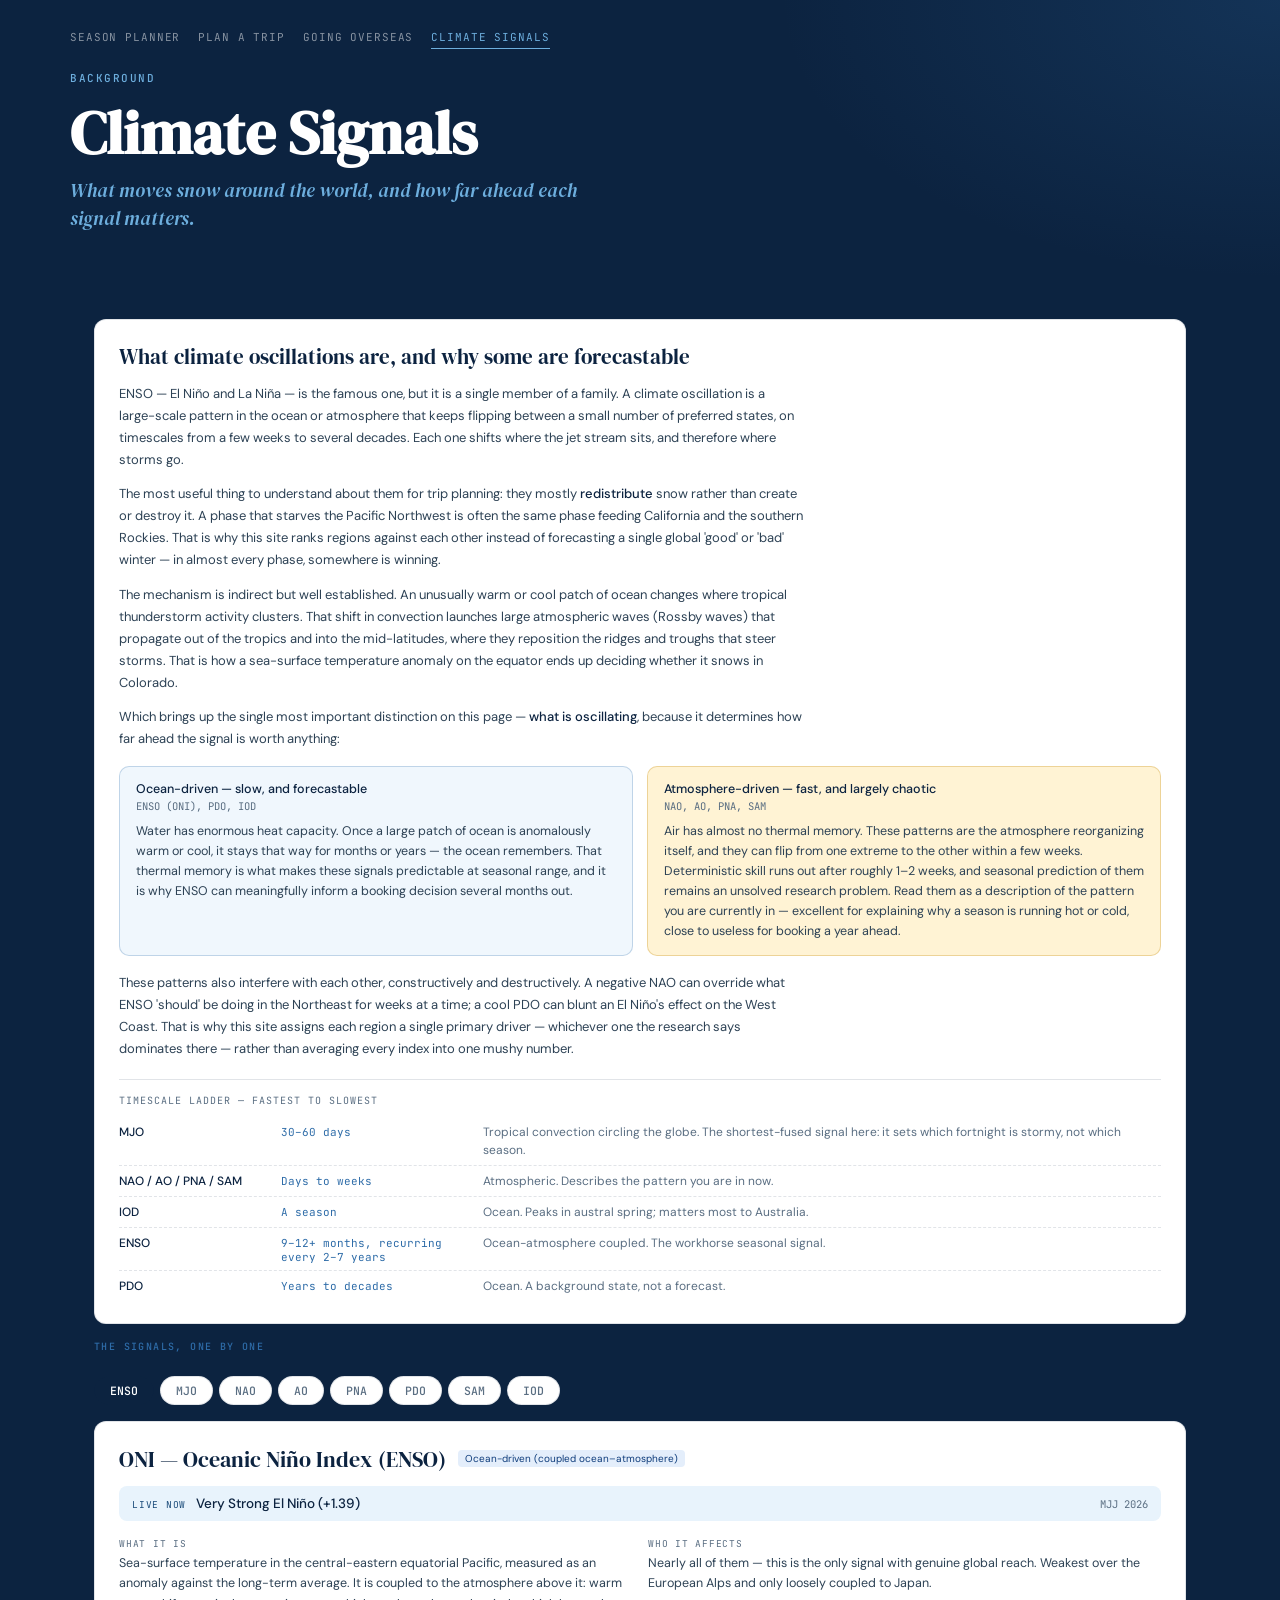
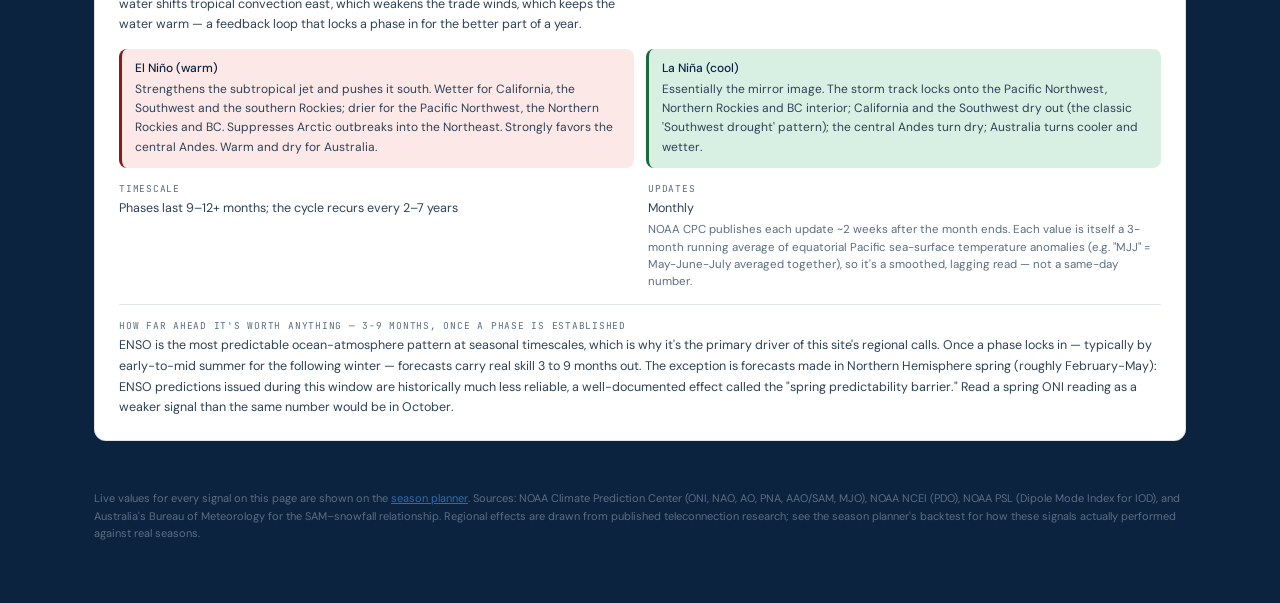
<file: oscillations.html>
<!DOCTYPE html>
<html lang="en">
<head>
<meta charset="UTF-8">
<meta name="viewport" content="width=device-width, initial-scale=1.0">
<title>Climate Oscillations — The Snow Signal</title>
<meta name="description" content="What climate oscillations are, how they move snow around the world, and what each one means for skiing.">
<link rel="preconnect" href="https://fonts.googleapis.com">
<link href="https://fonts.googleapis.com/css2?family=DM+Serif+Display:ital@0;1&family=DM+Sans:opsz,wght@9..40,300;9..40,400;9..40,500&family=JetBrains+Mono:wght@400;500&display=swap" rel="stylesheet">
<link rel="icon" href="icons/favicon.svg" type="image/svg+xml">
<link rel="icon" href="icons/favicon.ico" sizes="48x48">
<link rel="apple-touch-icon" href="icons/icon-180.png">
<link rel="manifest" href="site.webmanifest">
<meta name="theme-color" content="#0C2340">
<meta name="application-name" content="SnowSignal">
<meta name="apple-mobile-web-app-title" content="SnowSignal">
<link rel="stylesheet" href="css/style.css?v=03147c33">
</head>
<body>

<div class="hero hero-compact">
  <div class="hero-inner">
    <nav class="site-nav">
      <a href="index.html">Season planner</a>
      <a href="plan.html">Plan a trip</a>
      <a href="overseas.html">Going overseas</a>
      <a href="oscillations.html" class="active">Climate signals</a>
    </nav>
    <p class="hero-kicker">Background</p>
    <h1 class="hero-title">Climate Signals</h1>
    <p class="hero-tagline">What moves snow around the world, and how far ahead each signal matters.</p>
  </div>
</div>

<div class="page-wrap">
  <div class="content">

    <div id="primer-mount"></div>

    <p class="section-head">The signals, one by one</p>
    <div class="tabs" id="osc-tabs" role="tablist"></div>
    <div id="osc-panel"></div>

    <div class="doc-footer">
      Live values for every signal on this page are shown on the
      <a href="index.html">season planner</a>. Sources: NOAA Climate Prediction Center (ONI, NAO, AO, PNA, AAO/SAM, MJO),
      NOAA NCEI (PDO), NOAA PSL (Dipole Mode Index for IOD), and Australia's Bureau of Meteorology for the SAM–snowfall
      relationship. Regional effects are drawn from published teleconnection research; see the season planner's backtest
      for how these signals actually performed against real seasons.
    </div>

  </div>
</div>

<script type="module" src="js/oscillations.js"></script>
</body>
</html>
</file>
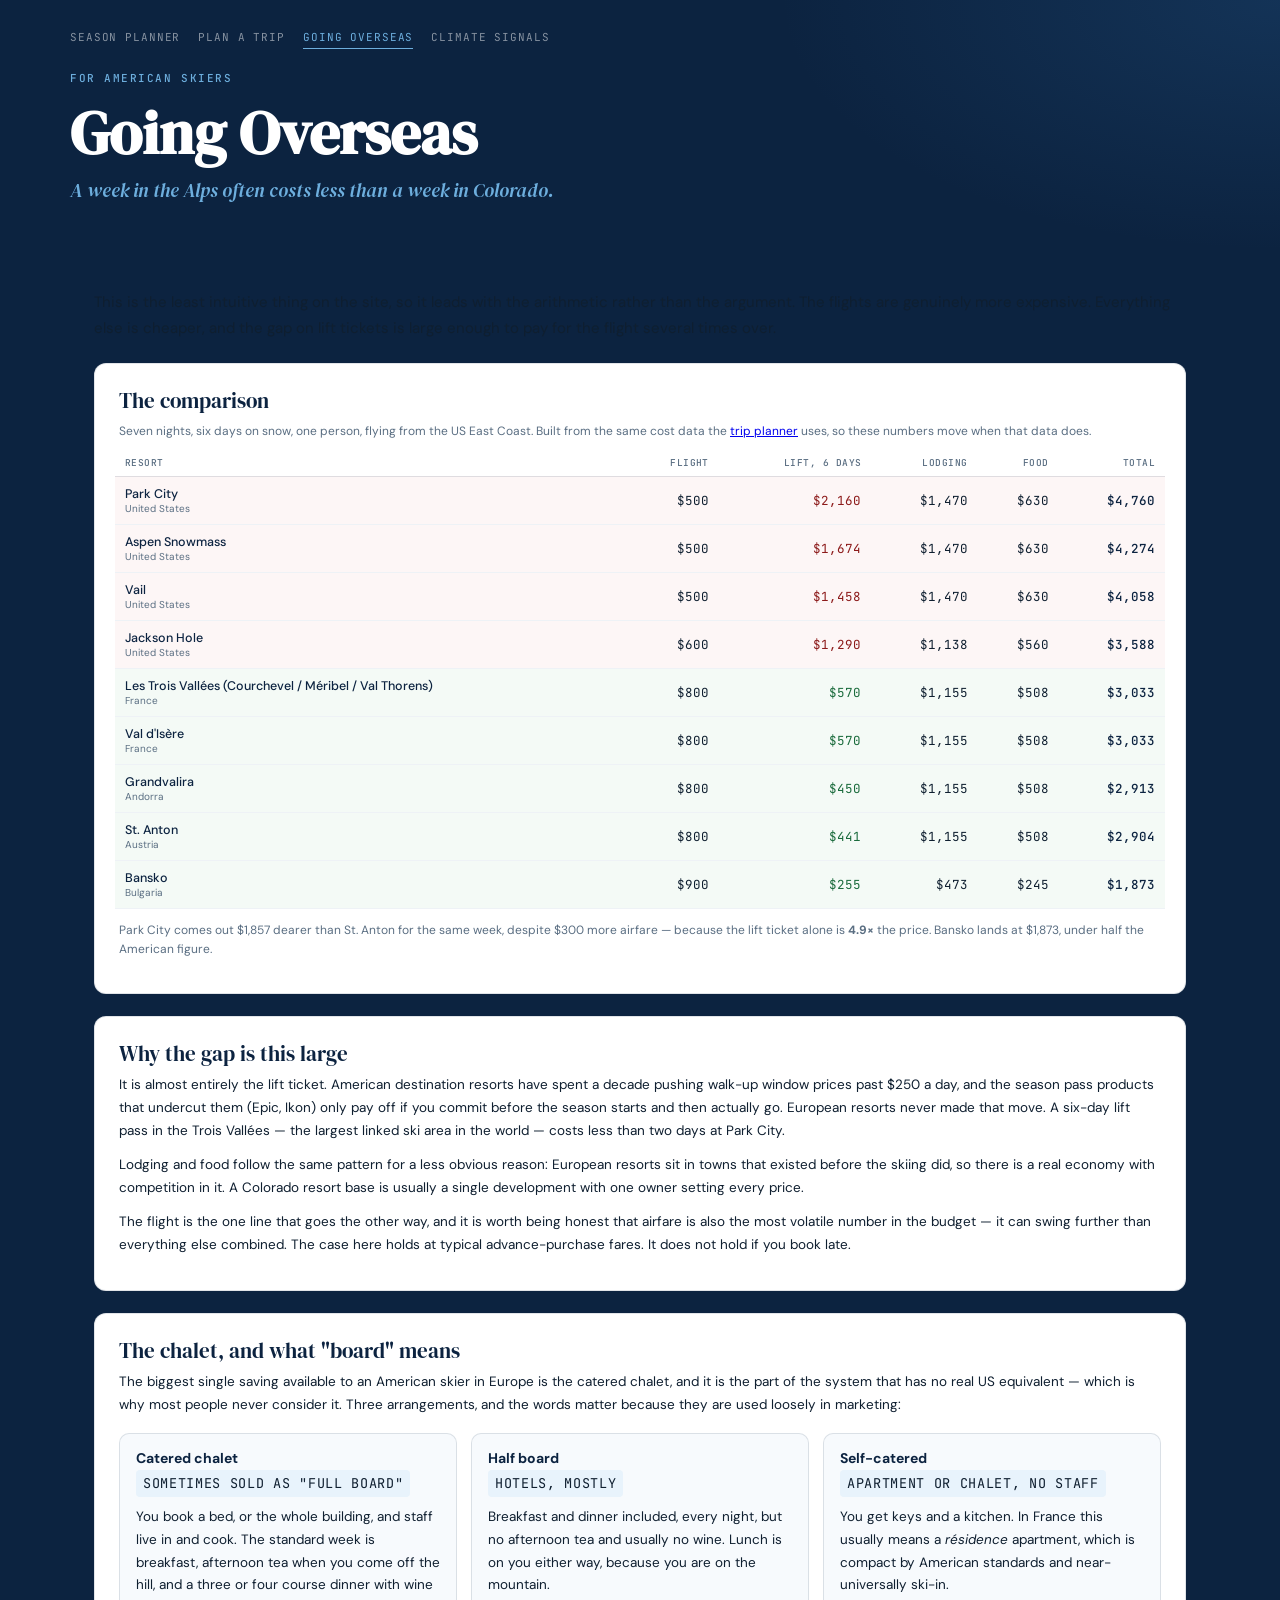
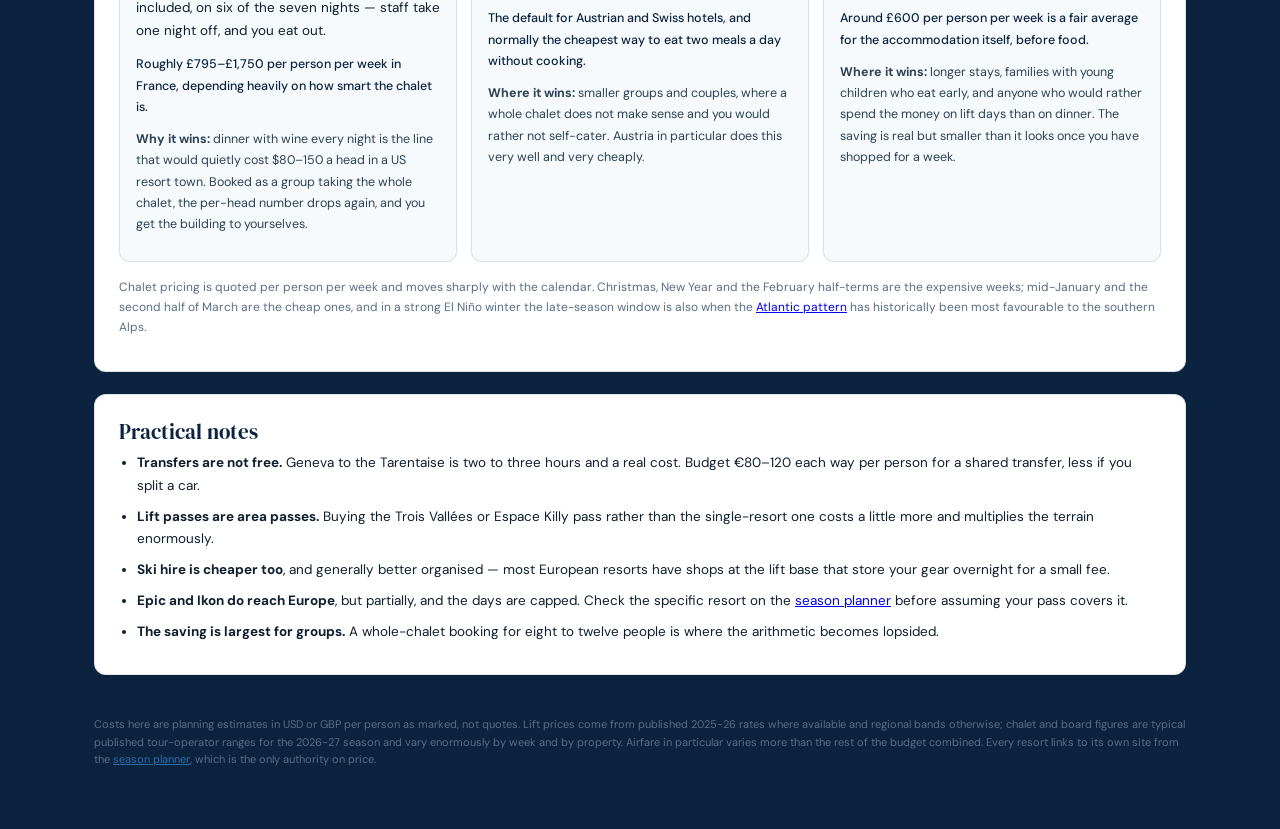
<file: overseas.html>
<!DOCTYPE html>
<html lang="en">
<head>
<meta charset="UTF-8">
<meta name="viewport" content="width=device-width, initial-scale=1.0">
<title>Skiing Europe on an American Budget — The Snow Signal</title>
<meta name="description" content="Why a week in the Alps often costs less than a week in Colorado, and how the catered chalet works.">
<link rel="preconnect" href="https://fonts.googleapis.com">
<link href="https://fonts.googleapis.com/css2?family=DM+Serif+Display:ital@0;1&family=DM+Sans:opsz,wght@9..40,300;9..40,400;9..40,500&family=JetBrains+Mono:wght@400;500&display=swap" rel="stylesheet">
<link rel="icon" href="icons/favicon.svg" type="image/svg+xml">
<link rel="icon" href="icons/favicon.ico" sizes="48x48">
<link rel="apple-touch-icon" href="icons/icon-180.png">
<link rel="manifest" href="site.webmanifest">
<meta name="theme-color" content="#0C2340">
<meta name="application-name" content="SnowSignal">
<meta name="apple-mobile-web-app-title" content="SnowSignal">
<link rel="stylesheet" href="css/style.css?v=03147c33">
</head>
<body>

<div class="hero hero-compact">
  <div class="hero-inner">
    <nav class="site-nav">
      <a href="index.html">Season planner</a>
      <a href="plan.html">Plan a trip</a>
      <a href="overseas.html" class="active">Going overseas</a>
      <a href="oscillations.html">Climate signals</a>
    </nav>
    <p class="hero-kicker">For American Skiers</p>
    <h1 class="hero-title">Going Overseas</h1>
    <p class="hero-tagline">A week in the Alps often costs less than a week in Colorado.</p>
  </div>
</div>

<div class="page-wrap">
  <div class="content">

    <p class="lede">
      This is the least intuitive thing on the site, so it leads with the arithmetic rather than the argument.
      The flights are genuinely more expensive. Everything else is cheaper, and the gap on lift tickets is
      large enough to pay for the flight several times over.
    </p>

    <div class="doc-block">
      <h2>The comparison</h2>
      <p class="doc-sub">
        Seven nights, six days on snow, one person, flying from the US East Coast. Built from the same
        cost data the <a href="plan.html">trip planner</a> uses, so these numbers move when that data does.
      </p>
      <div id="cost-table"></div>
      <p class="doc-note" id="cost-note"></p>
    </div>

    <div class="doc-block">
      <h2>Why the gap is this large</h2>
      <p>
        It is almost entirely the lift ticket. American destination resorts have spent a decade pushing
        walk-up window prices past $250 a day, and the season pass products that undercut them
        (Epic, Ikon) only pay off if you commit before the season starts and then actually go.
        European resorts never made that move. A six-day lift pass in the Trois Vallées — the largest
        linked ski area in the world — costs less than two days at Park City.
      </p>
      <p>
        Lodging and food follow the same pattern for a less obvious reason: European resorts sit in
        towns that existed before the skiing did, so there is a real economy with competition in it.
        A Colorado resort base is usually a single development with one owner setting every price.
      </p>
      <p>
        The flight is the one line that goes the other way, and it is worth being honest that airfare is
        also the most volatile number in the budget — it can swing further than everything else combined.
        The case here holds at typical advance-purchase fares. It does not hold if you book late.
      </p>
    </div>

    <div class="doc-block">
      <h2>The chalet, and what "board" means</h2>
      <p>
        The biggest single saving available to an American skier in Europe is the catered chalet, and it
        is the part of the system that has no real US equivalent — which is why most people never consider
        it. Three arrangements, and the words matter because they are used loosely in marketing:
      </p>

      <div class="board-grid">
        <div class="board-card">
          <h3>Catered chalet</h3>
          <p class="board-tag">Sometimes sold as "full board"</p>
          <p>
            You book a bed, or the whole building, and staff live in and cook. The standard week is
            breakfast, afternoon tea when you come off the hill, and a three or four course dinner with
            wine included, on six of the seven nights — staff take one night off, and you eat out.
          </p>
          <p class="board-cost">Roughly £795–£1,750 per person per week in France, depending heavily on how
            smart the chalet is.</p>
          <p class="board-why">
            <strong>Why it wins:</strong> dinner with wine every night is the line that would quietly cost
            $80–150 a head in a US resort town. Booked as a group taking the whole chalet, the per-head
            number drops again, and you get the building to yourselves.
          </p>
        </div>

        <div class="board-card">
          <h3>Half board</h3>
          <p class="board-tag">Hotels, mostly</p>
          <p>
            Breakfast and dinner included, every night, but no afternoon tea and usually no wine. Lunch is
            on you either way, because you are on the mountain.
          </p>
          <p class="board-cost">The default for Austrian and Swiss hotels, and normally the cheapest way to
            eat two meals a day without cooking.</p>
          <p class="board-why">
            <strong>Where it wins:</strong> smaller groups and couples, where a whole chalet does not make
            sense and you would rather not self-cater. Austria in particular does this very well and very
            cheaply.
          </p>
        </div>

        <div class="board-card">
          <h3>Self-catered</h3>
          <p class="board-tag">Apartment or chalet, no staff</p>
          <p>
            You get keys and a kitchen. In France this usually means a <em>résidence</em> apartment, which
            is compact by American standards and near-universally ski-in.
          </p>
          <p class="board-cost">Around £600 per person per week is a fair average for the accommodation
            itself, before food.</p>
          <p class="board-why">
            <strong>Where it wins:</strong> longer stays, families with young children who eat early, and
            anyone who would rather spend the money on lift days than on dinner. The saving is real but
            smaller than it looks once you have shopped for a week.
          </p>
        </div>
      </div>

      <p class="doc-note">
        Chalet pricing is quoted per person per week and moves sharply with the calendar. Christmas, New
        Year and the February half-terms are the expensive weeks; mid-January and the second half of March
        are the cheap ones, and in a strong El Niño winter the late-season window is also when the
        <a href="oscillations.html">Atlantic pattern</a> has historically been most favourable to the
        southern Alps.
      </p>
    </div>

    <div class="doc-block">
      <h2>Practical notes</h2>
      <ul class="doc-list">
        <li><strong>Transfers are not free.</strong> Geneva to the Tarentaise is two to three hours and a
          real cost. Budget €80–120 each way per person for a shared transfer, less if you split a car.</li>
        <li><strong>Lift passes are area passes.</strong> Buying the Trois Vallées or Espace Killy pass
          rather than the single-resort one costs a little more and multiplies the terrain enormously.</li>
        <li><strong>Ski hire is cheaper too</strong>, and generally better organised — most European
          resorts have shops at the lift base that store your gear overnight for a small fee.</li>
        <li><strong>Epic and Ikon do reach Europe</strong>, but partially, and the days are capped. Check
          the specific resort on the <a href="index.html">season planner</a> before assuming your pass
          covers it.</li>
        <li><strong>The saving is largest for groups.</strong> A whole-chalet booking for eight to twelve
          people is where the arithmetic becomes lopsided.</li>
      </ul>
    </div>

    <div class="doc-footer">
      Costs here are planning estimates in USD or GBP per person as marked, not quotes. Lift prices come
      from published 2025-26 rates where available and regional bands otherwise; chalet and board figures
      are typical published tour-operator ranges for the 2026-27 season and vary enormously by week and by
      property. Airfare in particular varies more than the rest of the budget combined. Every resort links
      to its own site from the <a href="index.html">season planner</a>, which is the only authority on price.
    </div>

  </div>
</div>

<script type="module" src="js/overseas.js"></script>
</body>
</html>
</file>
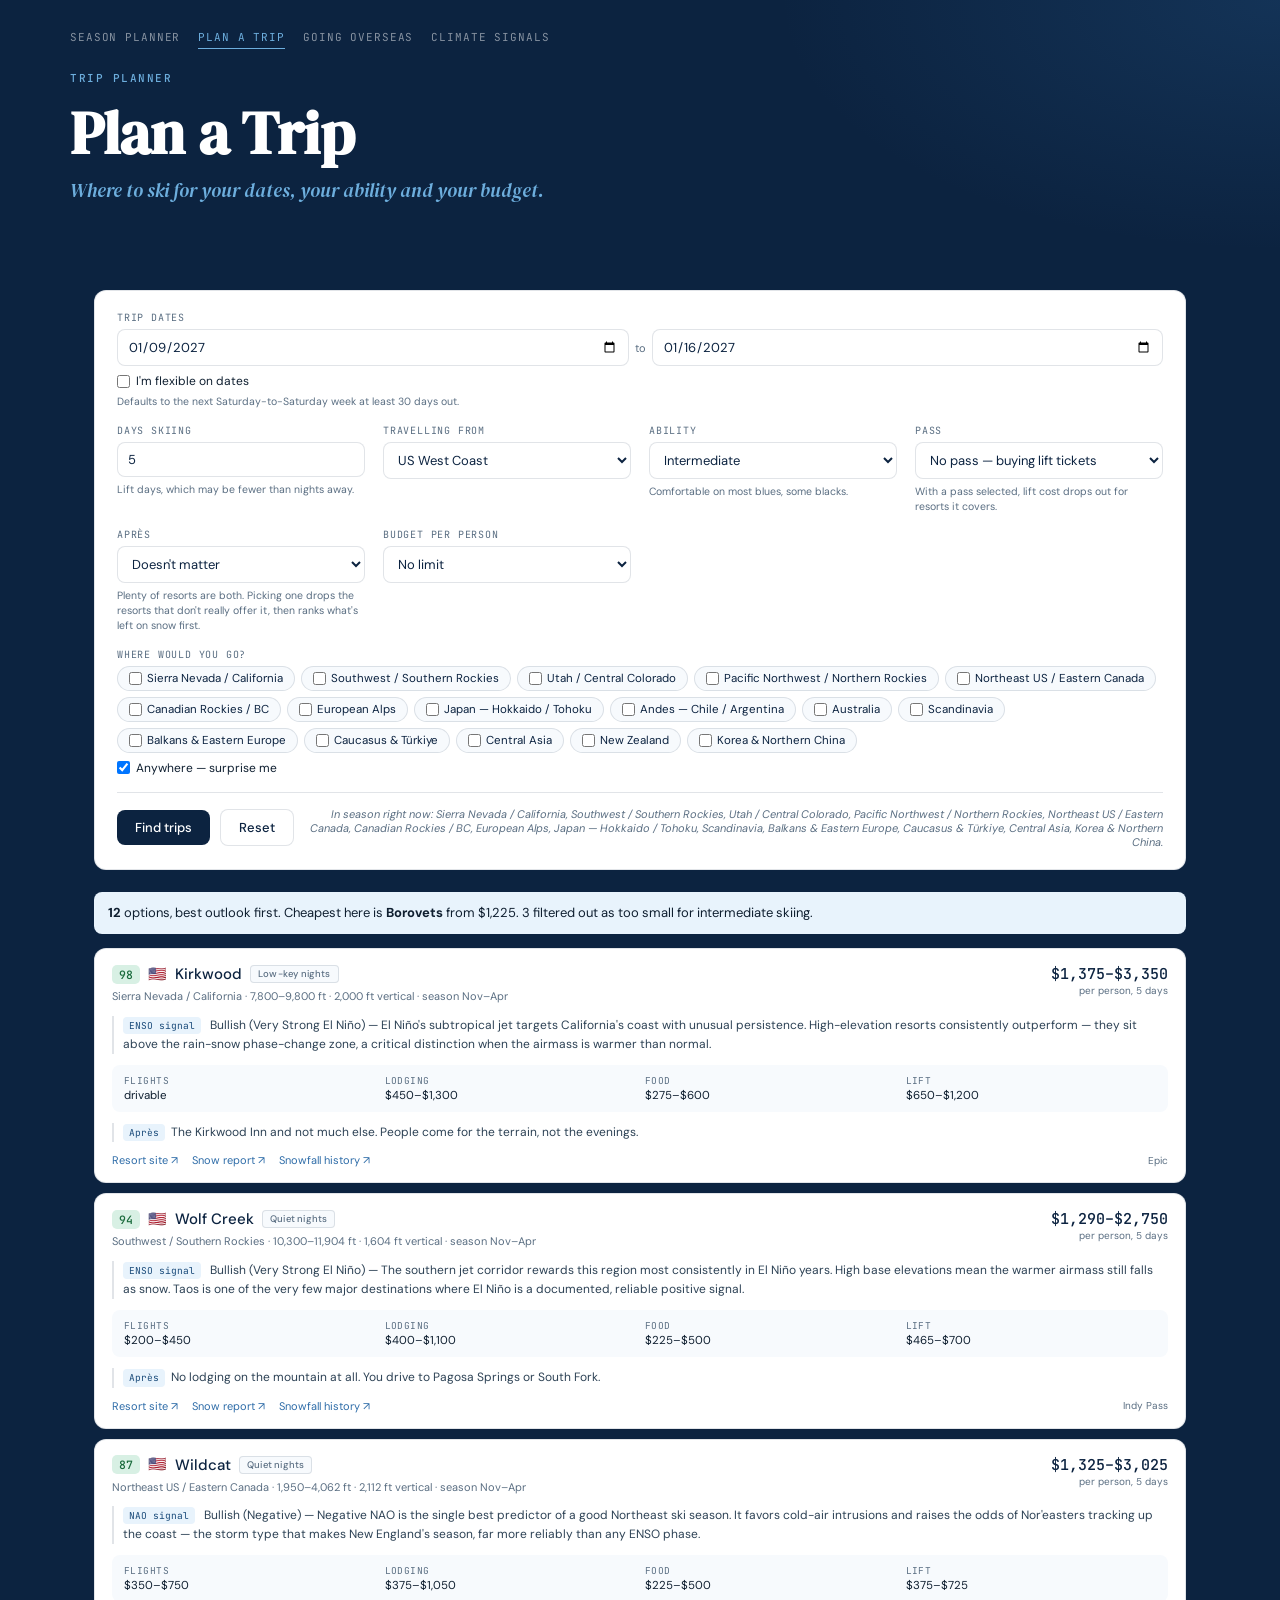
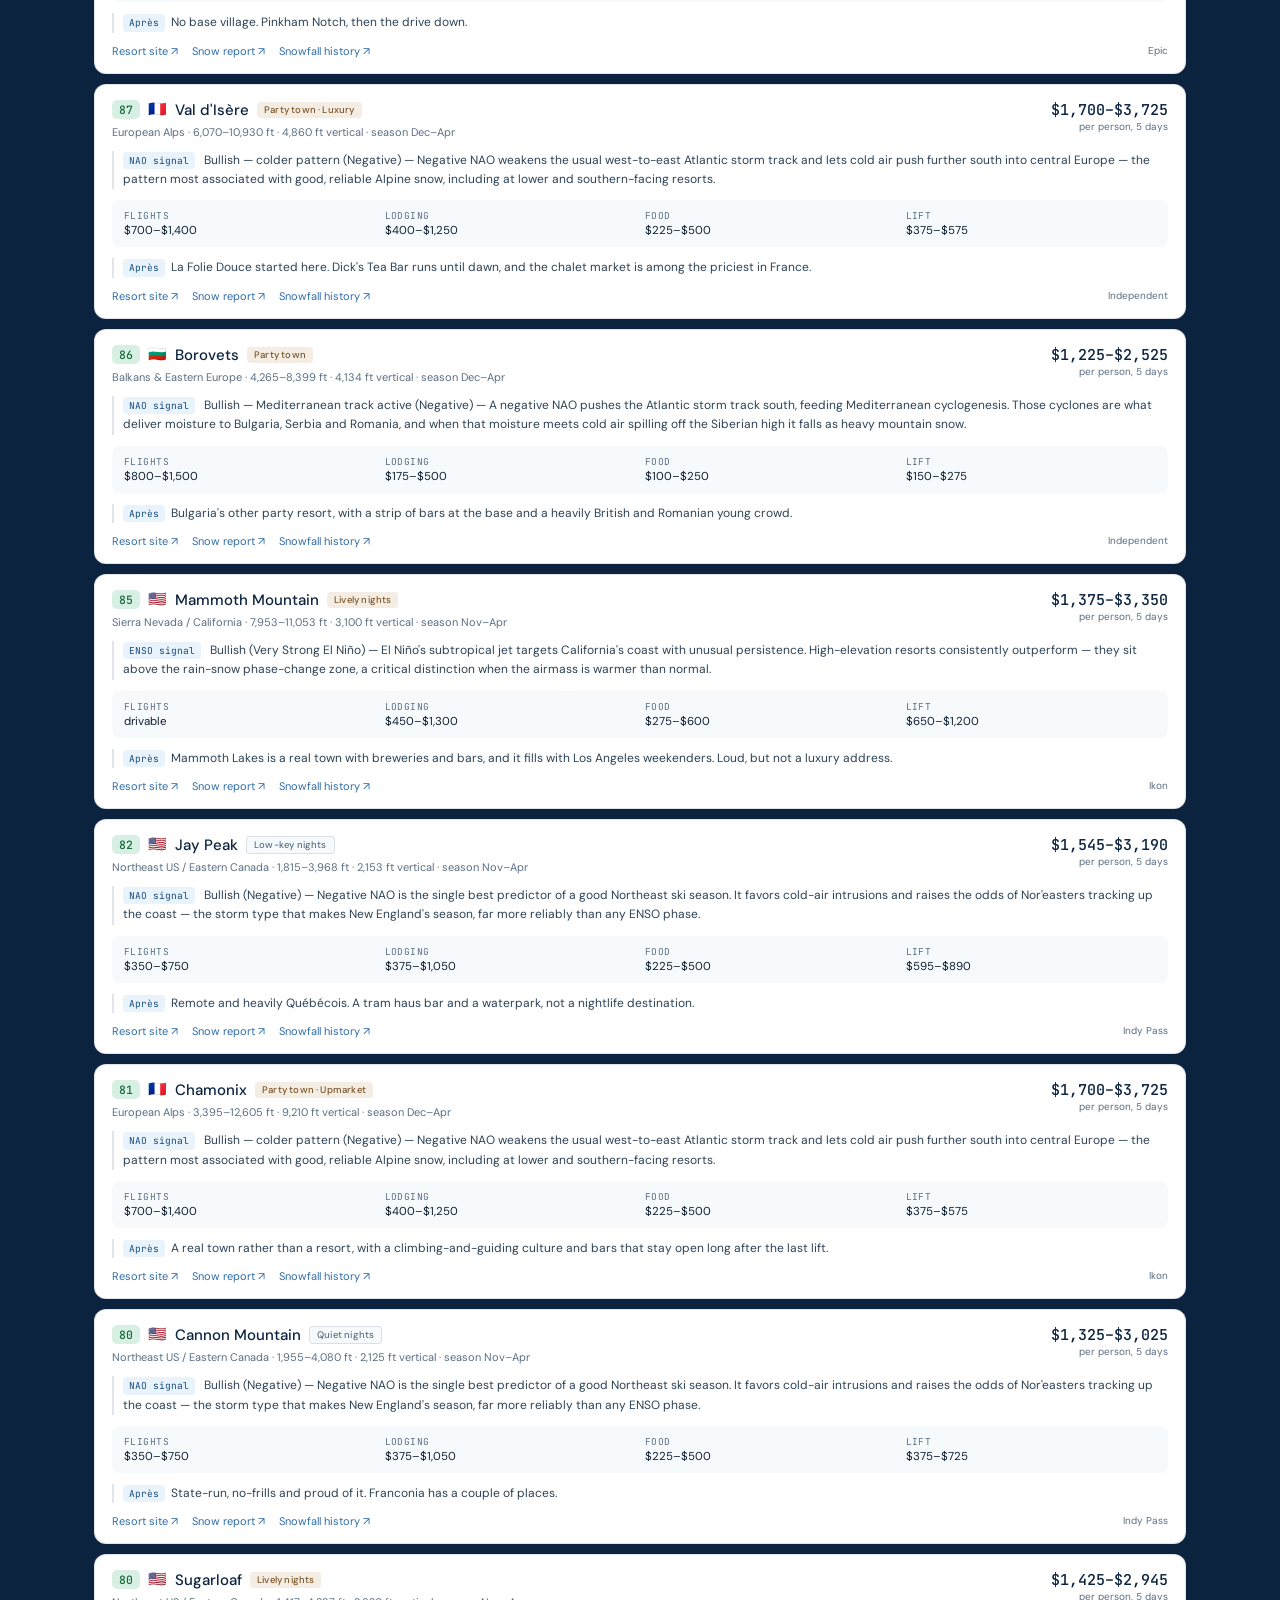
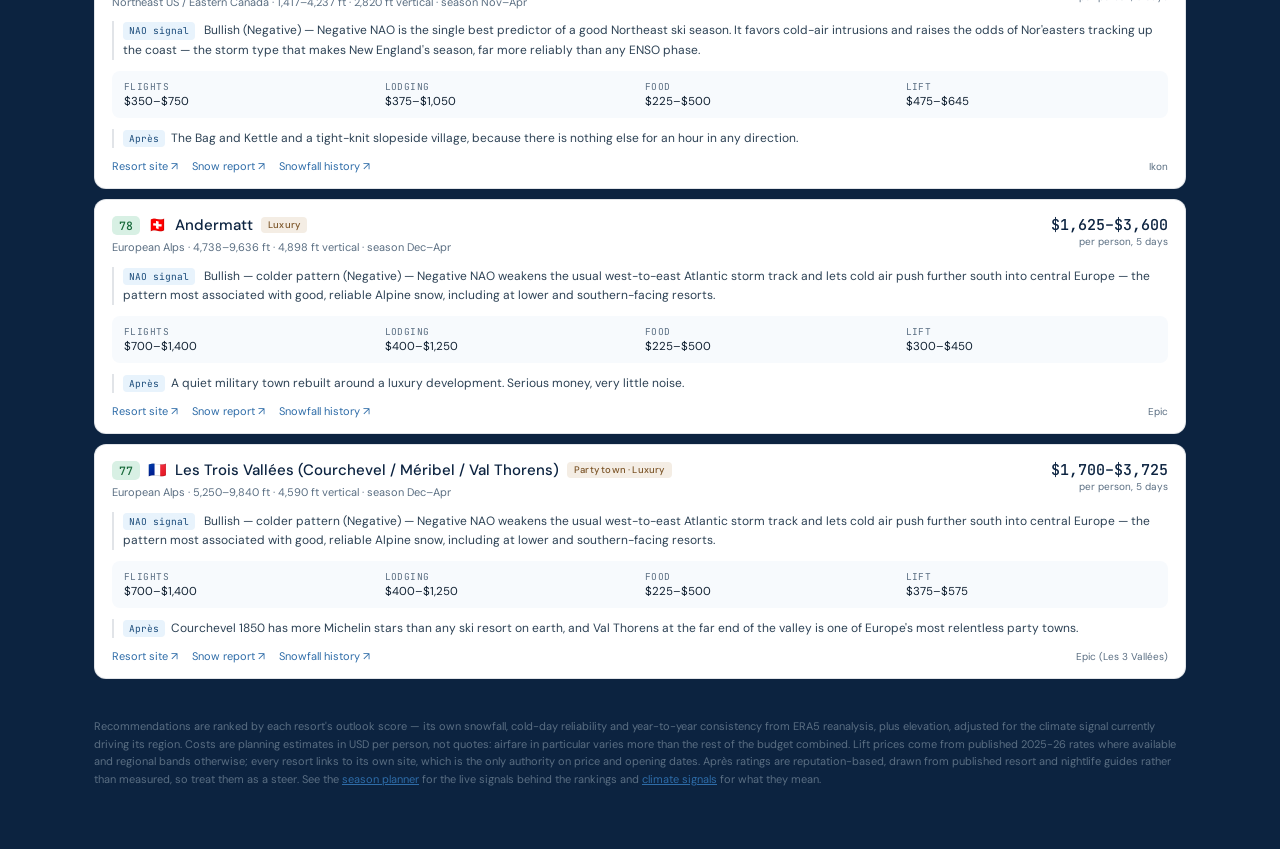
<file: plan.html>
<!DOCTYPE html>
<html lang="en">
<head>
<meta charset="UTF-8">
<meta name="viewport" content="width=device-width, initial-scale=1.0">
<title>Plan Your Trip — The Snow Signal</title>
<meta name="description" content="Find where to ski for your dates and budget, ranked by the current climate signal and each resort's own snow record.">
<link rel="preconnect" href="https://fonts.googleapis.com">
<link href="https://fonts.googleapis.com/css2?family=DM+Serif+Display:ital@0;1&family=DM+Sans:opsz,wght@9..40,300;9..40,400;9..40,500&family=JetBrains+Mono:wght@400;500&display=swap" rel="stylesheet">
<link rel="icon" href="icons/favicon.svg" type="image/svg+xml">
<link rel="icon" href="icons/favicon.ico" sizes="48x48">
<link rel="apple-touch-icon" href="icons/icon-180.png">
<link rel="manifest" href="site.webmanifest">
<meta name="theme-color" content="#0C2340">
<meta name="application-name" content="SnowSignal">
<meta name="apple-mobile-web-app-title" content="SnowSignal">
<link rel="stylesheet" href="css/style.css?v=03147c33">
</head>
<body>

<div class="hero hero-compact">
  <div class="hero-inner">
    <nav class="site-nav">
      <a href="index.html">Season planner</a>
      <a href="plan.html" class="active">Plan a trip</a>
      <a href="overseas.html">Going overseas</a>
      <a href="oscillations.html">Climate signals</a>
    </nav>
    <p class="hero-kicker">Trip Planner</p>
    <h1 class="hero-title">Plan a Trip</h1>
    <p class="hero-tagline">Where to ski for your dates, your ability and your budget.</p>
  </div>
</div>

<div class="page-wrap">
  <div class="content">

    <form class="planner" id="planner">
      <div class="planner-grid">

        <div class="pf pf-dates-cell">
          <label for="pf-start">Trip dates</label>
          <div class="pf-dates">
            <input type="date" id="pf-start" aria-label="Start date">
            <span class="pf-to">to</span>
            <input type="date" id="pf-end" aria-label="End date">
          </div>
          <label class="pf-check"><input type="checkbox" id="pf-flexible-dates"> I'm flexible on dates</label>
          <span class="pf-hint" id="pf-dates-note"></span>
        </div>

        <div class="pf">
          <label for="pf-days">Days skiing</label>
          <input type="number" id="pf-days" min="1" max="30" value="5">
          <span class="pf-hint">Lift days, which may be fewer than nights away.</span>
        </div>

        <div class="pf">
          <label for="pf-origin">Travelling from</label>
          <select id="pf-origin"></select>
        </div>

        <div class="pf">
          <label for="pf-ability">Ability</label>
          <select id="pf-ability"></select>
          <span class="pf-hint" id="pf-ability-hint"></span>
        </div>

        <div class="pf">
          <label for="pf-pass">Pass</label>
          <select id="pf-pass">
            <option value="none">No pass — buying lift tickets</option>
            <option value="Epic">Epic Pass</option>
            <option value="Ikon">Ikon Pass</option>
            <option value="Indy Pass">Indy Pass</option>
          </select>
          <span class="pf-hint">With a pass selected, lift cost drops out for resorts it covers.</span>
        </div>

        <div class="pf">
          <label for="pf-apres">Après</label>
          <select id="pf-apres">
            <option value="any">Doesn't matter</option>
            <option value="party">Party — bars, late nights, a scene</option>
            <option value="upscale">High-end — good hotels and restaurants</option>
          </select>
          <span class="pf-hint">Plenty of resorts are both. Picking one drops the resorts that don't really offer it, then ranks what's left on snow first.</span>
        </div>

        <div class="pf">
          <label for="pf-budget">Budget per person</label>
          <select id="pf-budget">
            <option value="any">No limit</option>
            <option value="1500">Under $1,500</option>
            <option value="2500">Under $2,500</option>
            <option value="4000">Under $4,000</option>
            <option value="6000">Under $6,000</option>
          </select>
        </div>

        <div class="pf pf-wide">
          <label>Where would you go?</label>
          <div class="pf-regions" id="pf-regions"></div>
          <label class="pf-check"><input type="checkbox" id="pf-flexible-where" checked> Anywhere — surprise me</label>
        </div>

      </div>

      <div class="planner-actions">
        <button type="submit" id="pf-go">Find trips</button>
        <button type="button" id="pf-reset">Reset</button>
        <span class="pf-note" id="pf-season-note"></span>
      </div>
    </form>

    <div id="plan-results"></div>

    <div class="doc-footer">
      Recommendations are ranked by each resort's outlook score — its own snowfall, cold-day reliability and
      year-to-year consistency from ERA5 reanalysis, plus elevation, adjusted for the climate signal currently
      driving its region. Costs are planning estimates in USD per person, not quotes: airfare in particular varies
      more than the rest of the budget combined. Lift prices come from published 2025-26 rates where available and
      regional bands otherwise; every resort links to its own site, which is the only authority on price and
      opening dates. Après ratings are reputation-based, drawn from published resort and nightlife guides rather than measured, so treat them as a steer. See the <a href="index.html">season planner</a> for the live signals behind the rankings and
      <a href="oscillations.html">climate signals</a> for what they mean.
    </div>

  </div>
</div>

<script type="module" src="js/plan.js"></script>
</body>
</html>
</file>
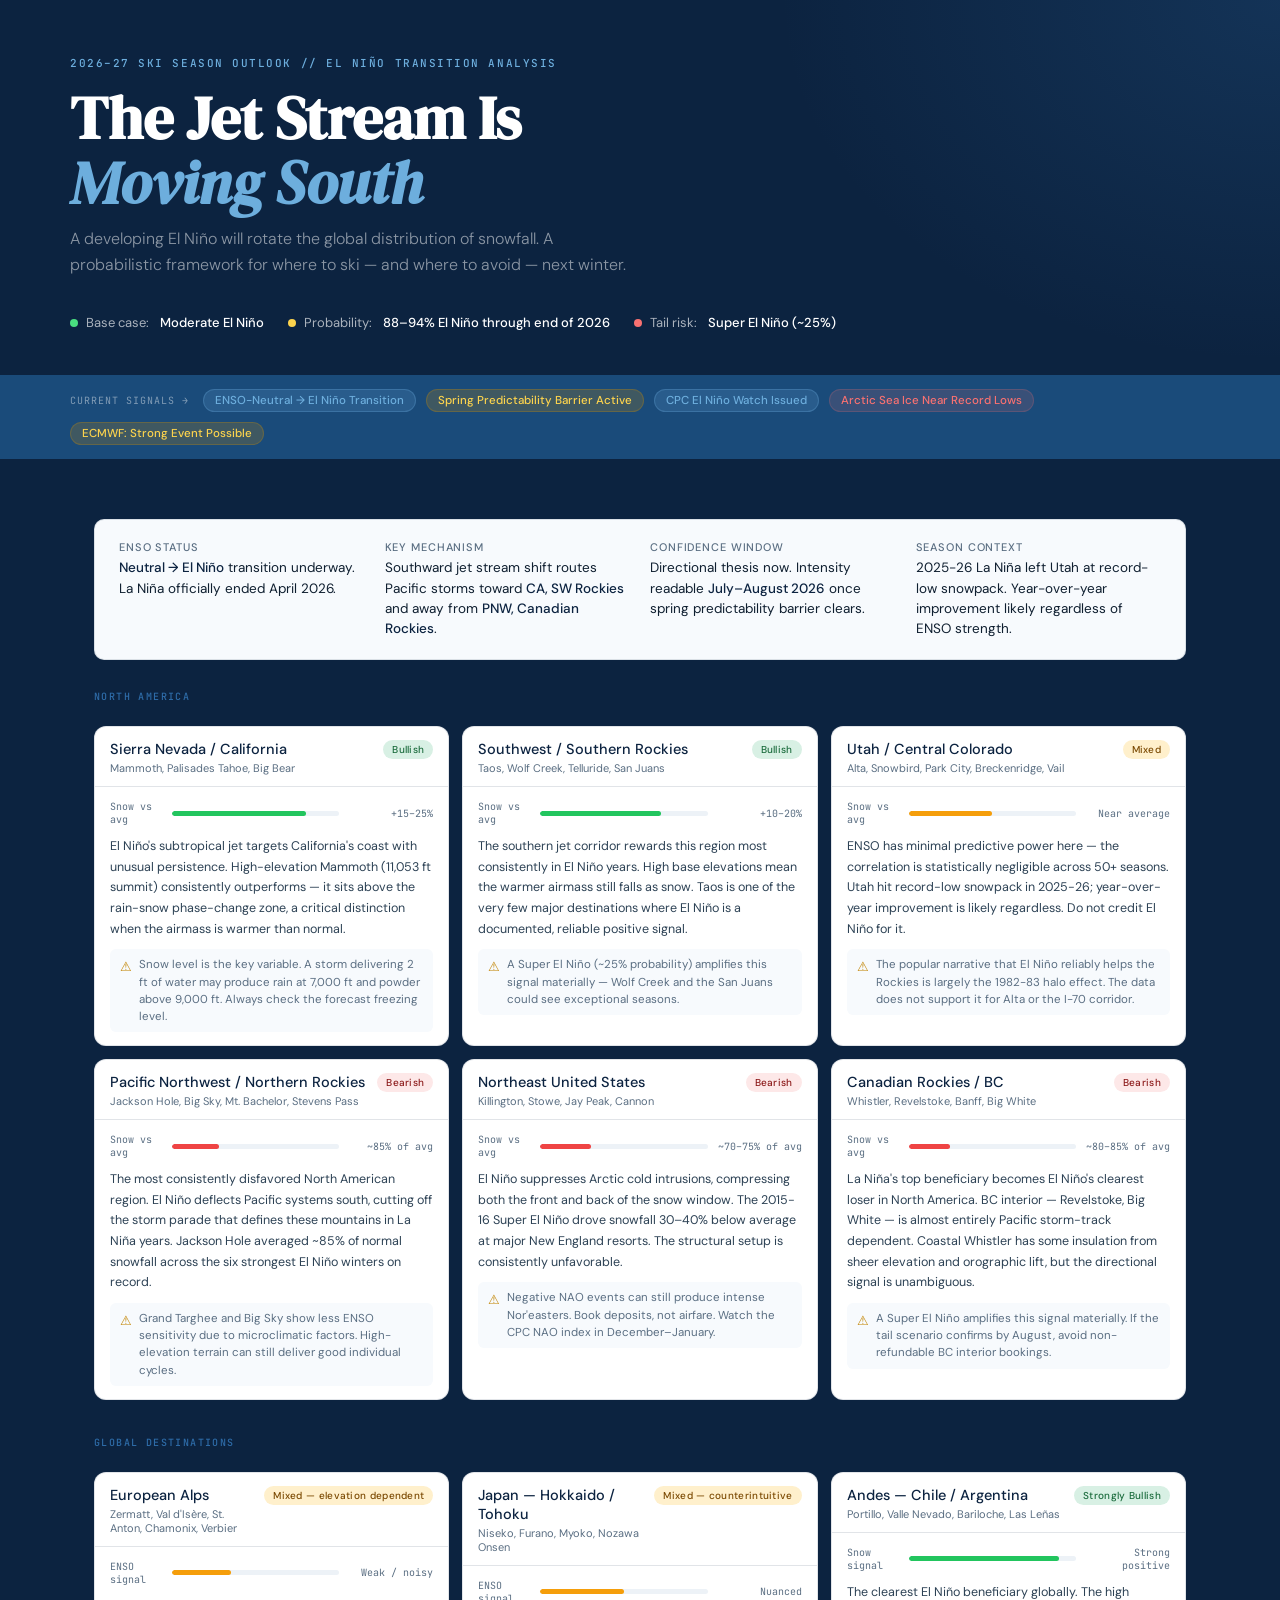
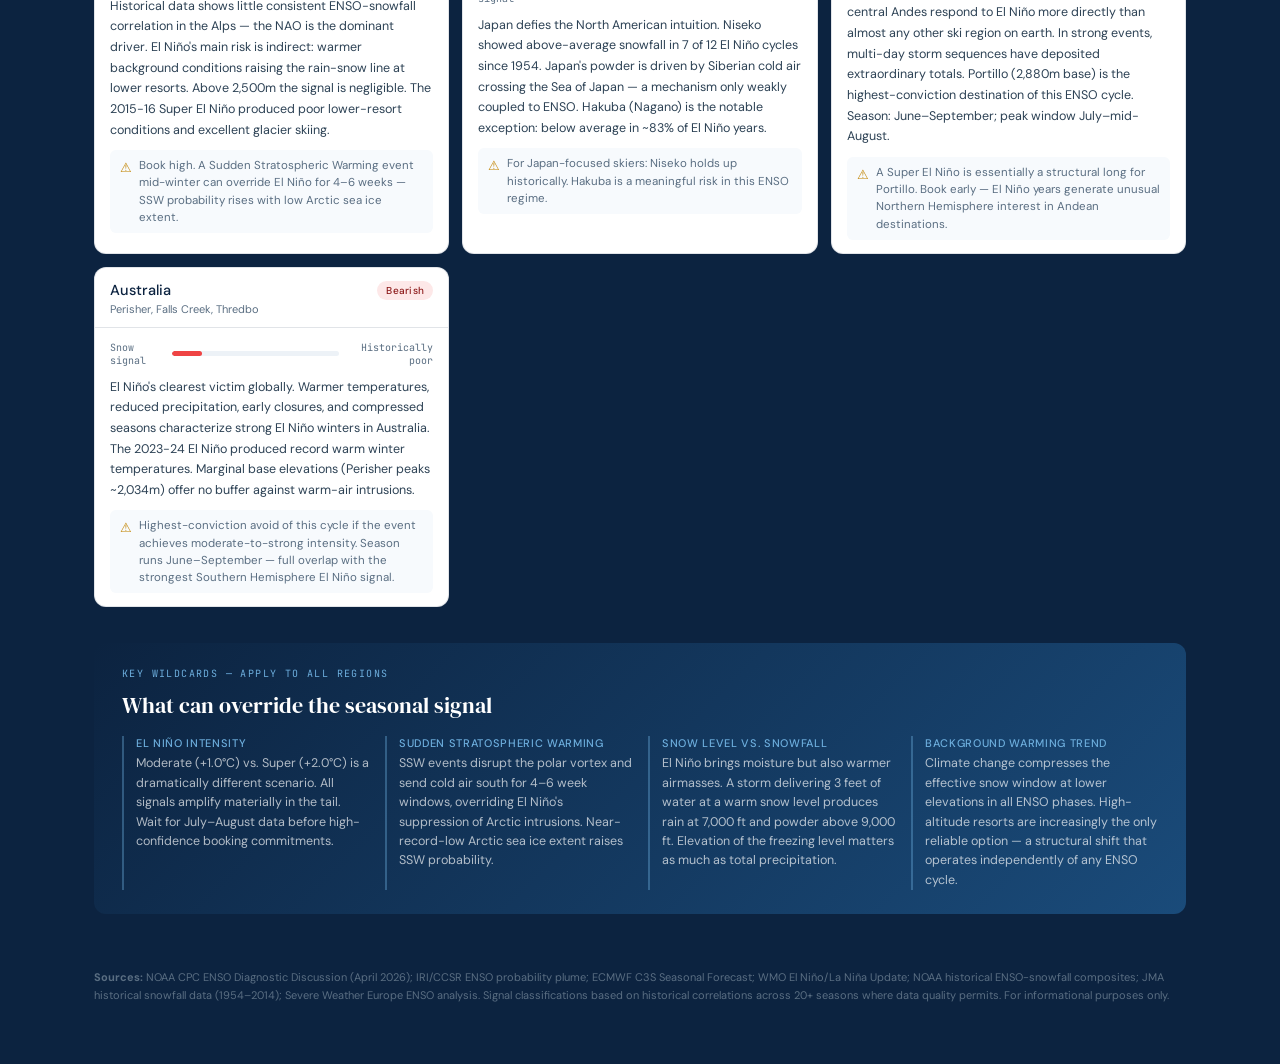
<file: ski_dashboard_v2.html>
<!DOCTYPE html>
<html lang="en">
<head>
<meta charset="UTF-8">
<meta name="viewport" content="width=device-width, initial-scale=1.0">
<title>2026-27 Ski Season Outlook — El Niño Climate Analysis</title>
<link rel="preconnect" href="https://fonts.googleapis.com">
<link href="https://fonts.googleapis.com/css2?family=DM+Serif+Display:ital@0;1&family=DM+Sans:opsz,wght@9..40,300;9..40,400;9..40,500&family=JetBrains+Mono:wght@400;500&display=swap" rel="stylesheet">
<style>
  *, *::before, *::after { box-sizing: border-box; margin: 0; padding: 0; }

  :root {
    --navy: #0C2340;
    --blue: #1A4B7A;
    --blue-mid: #2E6CA8;
    --ice: #E8F3FC;
    --snow: #F7FAFD;
    --gold: #C4880A;
    --gold-light: #FFF3D4;
    --green: #1A6B3C;
    --green-light: #D8F0E4;
    --red: #8C1A1A;
    --red-light: #FDE8E8;
    --amber: #7A4800;
    --amber-light: #FFF0CC;
    --text: #0F1F30;
    --muted: #5A6E82;
    --border: rgba(12, 35, 64, 0.12);
  }

  body {
    font-family: 'DM Sans', sans-serif;
    background: var(--navy);
    color: var(--text);
    min-height: 100vh;
  }

  .page-wrap {
    max-width: 1140px;
    margin: 0 auto;
    padding: 0 24px 60px;
  }

  /* HERO */
  .hero {
    background: var(--navy);
    padding: 56px 24px 44px;
    position: relative;
    overflow: hidden;
  }
  .hero::before {
    content: '';
    position: absolute;
    top: 0; right: 0;
    width: 520px; height: 100%;
    background: radial-gradient(ellipse at top right, rgba(46,108,168,0.22) 0%, transparent 68%);
    pointer-events: none;
  }
  .hero-inner { max-width: 1140px; margin: 0 auto; position: relative; }
  .hero-kicker {
    font-family: 'JetBrains Mono', monospace;
    font-size: 11px;
    font-weight: 500;
    letter-spacing: 0.14em;
    text-transform: uppercase;
    color: #6DAEDD;
    margin-bottom: 16px;
  }
  .hero-title {
    font-family: 'DM Serif Display', serif;
    font-size: clamp(36px, 5vw, 60px);
    line-height: 1.08;
    color: #fff;
    margin-bottom: 10px;
    max-width: 680px;
  }
  .hero-title em { font-style: italic; color: #6DAEDD; }
  .hero-sub {
    font-size: 16px;
    color: rgba(255,255,255,0.52);
    font-weight: 300;
    max-width: 560px;
    line-height: 1.65;
    margin-bottom: 36px;
  }
  .hero-meta { display: flex; gap: 24px; flex-wrap: wrap; }
  .meta-chip { display: flex; align-items: center; gap: 8px; font-size: 13px; color: rgba(255,255,255,0.65); }
  .meta-chip .dot { width: 8px; height: 8px; border-radius: 50%; flex-shrink: 0; }
  .dot-green { background: #4ADE80; }
  .dot-amber { background: #FCD34D; }
  .dot-red   { background: #F87171; }
  .meta-val  { font-weight: 500; color: #fff; }

  /* SIGNAL BAR */
  .signal-bar { background: var(--blue); padding: 14px 24px; }
  .signal-bar-inner {
    max-width: 1140px; margin: 0 auto;
    display: flex; gap: 10px; align-items: center; flex-wrap: wrap;
  }
  .signal-label {
    font-family: 'JetBrains Mono', monospace;
    font-size: 10px; letter-spacing: 0.1em; color: rgba(255,255,255,0.45);
    text-transform: uppercase; flex-shrink: 0; margin-right: 4px;
  }
  .signal-pill {
    font-size: 11.5px; font-weight: 500; padding: 3px 11px;
    border-radius: 20px; white-space: nowrap;
  }
  .sp-blue   { background: rgba(109,174,221,0.18); color: #6DAEDD; border: 1px solid rgba(109,174,221,0.28); }
  .sp-amber  { background: rgba(196,136,10,0.22);  color: #FCD34D; border: 1px solid rgba(196,136,10,0.28); }
  .sp-red    { background: rgba(248,113,113,0.14); color: #F87171; border: 1px solid rgba(248,113,113,0.18); }

  /* MAIN */
  .content { padding-top: 30px; }

  .section-head {
    font-family: 'JetBrains Mono', monospace;
    font-size: 10px; font-weight: 500; letter-spacing: 0.14em;
    text-transform: uppercase; color: var(--blue-mid);
    margin-bottom: 14px; padding-bottom: 8px;
    border-bottom: 1px solid var(--border);
  }

  /* CONTEXT STRIP */
  .context-strip {
    background: var(--snow); border: 1px solid var(--border);
    border-radius: 10px; padding: 20px 24px; margin-bottom: 30px;
    display: grid; grid-template-columns: repeat(auto-fit, minmax(200px, 1fr)); gap: 20px;
  }
  .ctx-label { font-size: 11px; font-weight: 500; color: var(--muted); text-transform: uppercase; letter-spacing: 0.08em; margin-bottom: 4px; }
  .ctx-val   { font-size: 13.5px; color: var(--text); line-height: 1.5; }
  .ctx-val strong { font-weight: 500; color: var(--navy); }

  /* CARDS */
  .cards-grid {
    display: grid;
    grid-template-columns: repeat(auto-fill, minmax(310px, 1fr));
    gap: 13px; margin-bottom: 36px;
  }
  .r-card {
    background: #fff; border: 1px solid var(--border);
    border-radius: 12px; overflow: hidden;
    transition: box-shadow 0.18s, transform 0.18s;
  }
  .r-card:hover { box-shadow: 0 4px 22px rgba(12,35,64,0.1); transform: translateY(-1px); }

  .r-card-head {
    padding: 13px 15px 11px; border-bottom: 1px solid var(--border);
    display: flex; justify-content: space-between; align-items: flex-start; gap: 8px;
  }
  .r-region  { font-size: 14.5px; font-weight: 500; color: var(--navy); line-height: 1.3; }
  .r-examples{ font-size: 11px; color: var(--muted); margin-top: 2px; }

  .signal-badge {
    font-size: 10px; font-weight: 500; padding: 3px 9px;
    border-radius: 20px; white-space: nowrap; flex-shrink: 0; letter-spacing: 0.03em;
  }
  .sb-bull  { background: var(--green-light); color: var(--green); }
  .sb-bear  { background: var(--red-light);   color: var(--red); }
  .sb-mixed { background: var(--amber-light); color: var(--amber); }

  .r-card-body { padding: 13px 15px; }

  .r-meter-row { display: flex; align-items: center; gap: 10px; margin-bottom: 10px; }
  .r-meter-label { font-size: 10px; color: var(--muted); font-family: 'JetBrains Mono', monospace; width: 52px; flex-shrink: 0; line-height: 1.3; }
  .r-meter { flex: 1; height: 5px; background: #EDF2F7; border-radius: 3px; overflow: hidden; }
  .r-meter-fill { height: 100%; border-radius: 3px; }
  .mf-bull  { background: #22C55E; }
  .mf-bear  { background: #EF4444; }
  .mf-mixed { background: #F59E0B; }
  .r-meter-pct { font-size: 10px; color: var(--muted); font-family: 'JetBrains Mono', monospace; width: 84px; text-align: right; flex-shrink: 0; }

  .r-detail { font-size: 12.5px; color: #2D4255; line-height: 1.65; margin-bottom: 10px; }

  .r-caveat {
    display: flex; gap: 7px; align-items: flex-start;
    background: var(--snow); border-radius: 6px;
    padding: 7px 10px; font-size: 11.5px; color: var(--muted); line-height: 1.5;
  }
  .r-caveat-icon { color: var(--gold); flex-shrink: 0; margin-top: 1px; font-size: 13px; }

  /* WILDCARD BOX */
  .wildcard-box {
    background: linear-gradient(135deg, #0C2340 0%, #1A4B7A 100%);
    border-radius: 12px; padding: 24px 28px; margin-bottom: 36px; color: #fff;
  }
  .wc-head  { font-family: 'JetBrains Mono', monospace; font-size: 10px; letter-spacing: 0.14em; text-transform: uppercase; color: #6DAEDD; margin-bottom: 10px; }
  .wc-title { font-family: 'DM Serif Display', serif; font-size: 22px; color: #fff; margin-bottom: 14px; }
  .wc-grid  { display: grid; grid-template-columns: repeat(auto-fit, minmax(210px, 1fr)); gap: 16px; margin-top: 16px; }
  .wc-item  { border-left: 2px solid rgba(109,174,221,0.38); padding-left: 12px; }
  .wc-item-label { font-size: 11px; font-weight: 500; color: #6DAEDD; margin-bottom: 4px; text-transform: uppercase; letter-spacing: 0.06em; }
  .wc-item-text  { font-size: 12.5px; color: rgba(255,255,255,0.68); line-height: 1.55; }

  /* FOOTER */
  .doc-footer {
    margin-top: 20px; padding-top: 18px;
    border-top: 1px solid var(--border);
    font-size: 11px; color: var(--muted); line-height: 1.6;
  }
</style>
</head>
<body>

<div class="hero">
  <div class="hero-inner">
    <p class="hero-kicker">2026–27 Ski Season Outlook // El Niño Transition Analysis</p>
    <h1 class="hero-title">The Jet Stream Is<br><em>Moving South</em></h1>
    <p class="hero-sub">A developing El Niño will rotate the global distribution of snowfall. A probabilistic framework for where to ski — and where to avoid — next winter.</p>
    <div class="hero-meta">
      <div class="meta-chip"><span class="dot dot-green"></span>Base case: <span class="meta-val">&nbsp;Moderate El Niño</span></div>
      <div class="meta-chip"><span class="dot dot-amber"></span>Probability: <span class="meta-val">&nbsp;88–94% El Niño through end of 2026</span></div>
      <div class="meta-chip"><span class="dot dot-red"></span>Tail risk: <span class="meta-val">&nbsp;Super El Niño (~25%)</span></div>
    </div>
  </div>
</div>

<div class="signal-bar">
  <div class="signal-bar-inner">
    <span class="signal-label">Current signals →</span>
    <span class="signal-pill sp-blue">ENSO-Neutral → El Niño Transition</span>
    <span class="signal-pill sp-amber">Spring Predictability Barrier Active</span>
    <span class="signal-pill sp-blue">CPC El Niño Watch Issued</span>
    <span class="signal-pill sp-red">Arctic Sea Ice Near Record Lows</span>
    <span class="signal-pill sp-amber">ECMWF: Strong Event Possible</span>
  </div>
</div>

<div class="page-wrap">
  <div class="content">

    <div class="context-strip" style="margin-top:30px;">
      <div>
        <div class="ctx-label">ENSO Status</div>
        <div class="ctx-val"><strong>Neutral → El Niño</strong> transition underway. La Niña officially ended April 2026.</div>
      </div>
      <div>
        <div class="ctx-label">Key Mechanism</div>
        <div class="ctx-val">Southward jet stream shift routes Pacific storms toward <strong>CA, SW Rockies</strong> and away from <strong>PNW, Canadian Rockies</strong>.</div>
      </div>
      <div>
        <div class="ctx-label">Confidence Window</div>
        <div class="ctx-val">Directional thesis now. Intensity readable <strong>July–August 2026</strong> once spring predictability barrier clears.</div>
      </div>
      <div>
        <div class="ctx-label">Season Context</div>
        <div class="ctx-val">2025-26 La Niña left Utah at record-low snowpack. Year-over-year improvement likely regardless of ENSO strength.</div>
      </div>
    </div>

    <!-- NORTH AMERICA -->
    <p class="section-head">North America</p>
    <div class="cards-grid">

      <div class="r-card">
        <div class="r-card-head">
          <div><div class="r-region">Sierra Nevada / California</div><div class="r-examples">Mammoth, Palisades Tahoe, Big Bear</div></div>
          <span class="signal-badge sb-bull">Bullish</span>
        </div>
        <div class="r-card-body">
          <div class="r-meter-row">
            <span class="r-meter-label">Snow vs avg</span>
            <div class="r-meter"><div class="r-meter-fill mf-bull" style="width:80%"></div></div>
            <span class="r-meter-pct">+15–25%</span>
          </div>
          <p class="r-detail">El Niño's subtropical jet targets California's coast with unusual persistence. High-elevation Mammoth (11,053 ft summit) consistently outperforms — it sits above the rain-snow phase-change zone, a critical distinction when the airmass is warmer than normal.</p>
          <div class="r-caveat"><span class="r-caveat-icon">⚠</span>Snow level is the key variable. A storm delivering 2 ft of water may produce rain at 7,000 ft and powder above 9,000 ft. Always check the forecast freezing level.</div>
        </div>
      </div>

      <div class="r-card">
        <div class="r-card-head">
          <div><div class="r-region">Southwest / Southern Rockies</div><div class="r-examples">Taos, Wolf Creek, Telluride, San Juans</div></div>
          <span class="signal-badge sb-bull">Bullish</span>
        </div>
        <div class="r-card-body">
          <div class="r-meter-row">
            <span class="r-meter-label">Snow vs avg</span>
            <div class="r-meter"><div class="r-meter-fill mf-bull" style="width:72%"></div></div>
            <span class="r-meter-pct">+10–20%</span>
          </div>
          <p class="r-detail">The southern jet corridor rewards this region most consistently in El Niño years. High base elevations mean the warmer airmass still falls as snow. Taos is one of the very few major destinations where El Niño is a documented, reliable positive signal.</p>
          <div class="r-caveat"><span class="r-caveat-icon">⚠</span>A Super El Niño (~25% probability) amplifies this signal materially — Wolf Creek and the San Juans could see exceptional seasons.</div>
        </div>
      </div>

      <div class="r-card">
        <div class="r-card-head">
          <div><div class="r-region">Utah / Central Colorado</div><div class="r-examples">Alta, Snowbird, Park City, Breckenridge, Vail</div></div>
          <span class="signal-badge sb-mixed">Mixed</span>
        </div>
        <div class="r-card-body">
          <div class="r-meter-row">
            <span class="r-meter-label">Snow vs avg</span>
            <div class="r-meter"><div class="r-meter-fill mf-mixed" style="width:50%"></div></div>
            <span class="r-meter-pct">Near average</span>
          </div>
          <p class="r-detail">ENSO has minimal predictive power here — the correlation is statistically negligible across 50+ seasons. Utah hit record-low snowpack in 2025-26; year-over-year improvement is likely regardless. Do not credit El Niño for it.</p>
          <div class="r-caveat"><span class="r-caveat-icon">⚠</span>The popular narrative that El Niño reliably helps the Rockies is largely the 1982-83 halo effect. The data does not support it for Alta or the I-70 corridor.</div>
        </div>
      </div>

      <div class="r-card">
        <div class="r-card-head">
          <div><div class="r-region">Pacific Northwest / Northern Rockies</div><div class="r-examples">Jackson Hole, Big Sky, Mt. Bachelor, Stevens Pass</div></div>
          <span class="signal-badge sb-bear">Bearish</span>
        </div>
        <div class="r-card-body">
          <div class="r-meter-row">
            <span class="r-meter-label">Snow vs avg</span>
            <div class="r-meter"><div class="r-meter-fill mf-bear" style="width:28%"></div></div>
            <span class="r-meter-pct">~85% of avg</span>
          </div>
          <p class="r-detail">The most consistently disfavored North American region. El Niño deflects Pacific systems south, cutting off the storm parade that defines these mountains in La Niña years. Jackson Hole averaged ~85% of normal snowfall across the six strongest El Niño winters on record.</p>
          <div class="r-caveat"><span class="r-caveat-icon">⚠</span>Grand Targhee and Big Sky show less ENSO sensitivity due to microclimatic factors. High-elevation terrain can still deliver good individual cycles.</div>
        </div>
      </div>

      <div class="r-card">
        <div class="r-card-head">
          <div><div class="r-region">Northeast United States</div><div class="r-examples">Killington, Stowe, Jay Peak, Cannon</div></div>
          <span class="signal-badge sb-bear">Bearish</span>
        </div>
        <div class="r-card-body">
          <div class="r-meter-row">
            <span class="r-meter-label">Snow vs avg</span>
            <div class="r-meter"><div class="r-meter-fill mf-bear" style="width:30%"></div></div>
            <span class="r-meter-pct">~70–75% of avg</span>
          </div>
          <p class="r-detail">El Niño suppresses Arctic cold intrusions, compressing both the front and back of the snow window. The 2015-16 Super El Niño drove snowfall 30–40% below average at major New England resorts. The structural setup is consistently unfavorable.</p>
          <div class="r-caveat"><span class="r-caveat-icon">⚠</span>Negative NAO events can still produce intense Nor'easters. Book deposits, not airfare. Watch the CPC NAO index in December–January.</div>
        </div>
      </div>

      <div class="r-card">
        <div class="r-card-head">
          <div><div class="r-region">Canadian Rockies / BC</div><div class="r-examples">Whistler, Revelstoke, Banff, Big White</div></div>
          <span class="signal-badge sb-bear">Bearish</span>
        </div>
        <div class="r-card-body">
          <div class="r-meter-row">
            <span class="r-meter-label">Snow vs avg</span>
            <div class="r-meter"><div class="r-meter-fill mf-bear" style="width:25%"></div></div>
            <span class="r-meter-pct">~80–85% of avg</span>
          </div>
          <p class="r-detail">La Niña's top beneficiary becomes El Niño's clearest loser in North America. BC interior — Revelstoke, Big White — is almost entirely Pacific storm-track dependent. Coastal Whistler has some insulation from sheer elevation and orographic lift, but the directional signal is unambiguous.</p>
          <div class="r-caveat"><span class="r-caveat-icon">⚠</span>A Super El Niño amplifies this signal materially. If the tail scenario confirms by August, avoid non-refundable BC interior bookings.</div>
        </div>
      </div>

    </div>

    <!-- GLOBAL -->
    <p class="section-head">Global Destinations</p>
    <div class="cards-grid">

      <div class="r-card">
        <div class="r-card-head">
          <div><div class="r-region">European Alps</div><div class="r-examples">Zermatt, Val d'Isère, St. Anton, Chamonix, Verbier</div></div>
          <span class="signal-badge sb-mixed">Mixed — elevation dependent</span>
        </div>
        <div class="r-card-body">
          <div class="r-meter-row">
            <span class="r-meter-label">ENSO signal</span>
            <div class="r-meter"><div class="r-meter-fill mf-mixed" style="width:35%"></div></div>
            <span class="r-meter-pct">Weak / noisy</span>
          </div>
          <p class="r-detail">Historical data shows little consistent ENSO-snowfall correlation in the Alps — the NAO is the dominant driver. El Niño's main risk is indirect: warmer background conditions raising the rain-snow line at lower resorts. Above 2,500m the signal is negligible. The 2015-16 Super El Niño produced poor lower-resort conditions and excellent glacier skiing.</p>
          <div class="r-caveat"><span class="r-caveat-icon">⚠</span>Book high. A Sudden Stratospheric Warming event mid-winter can override El Niño for 4–6 weeks — SSW probability rises with low Arctic sea ice extent.</div>
        </div>
      </div>

      <div class="r-card">
        <div class="r-card-head">
          <div><div class="r-region">Japan — Hokkaido / Tohoku</div><div class="r-examples">Niseko, Furano, Myoko, Nozawa Onsen</div></div>
          <span class="signal-badge sb-mixed">Mixed — counterintuitive</span>
        </div>
        <div class="r-card-body">
          <div class="r-meter-row">
            <span class="r-meter-label">ENSO signal</span>
            <div class="r-meter"><div class="r-meter-fill mf-mixed" style="width:50%"></div></div>
            <span class="r-meter-pct">Nuanced</span>
          </div>
          <p class="r-detail">Japan defies the North American intuition. Niseko showed above-average snowfall in 7 of 12 El Niño cycles since 1954. Japan's powder is driven by Siberian cold air crossing the Sea of Japan — a mechanism only weakly coupled to ENSO. Hakuba (Nagano) is the notable exception: below average in ~83% of El Niño years.</p>
          <div class="r-caveat"><span class="r-caveat-icon">⚠</span>For Japan-focused skiers: Niseko holds up historically. Hakuba is a meaningful risk in this ENSO regime.</div>
        </div>
      </div>

      <div class="r-card">
        <div class="r-card-head">
          <div><div class="r-region">Andes — Chile / Argentina</div><div class="r-examples">Portillo, Valle Nevado, Bariloche, Las Leñas</div></div>
          <span class="signal-badge sb-bull">Strongly Bullish</span>
        </div>
        <div class="r-card-body">
          <div class="r-meter-row">
            <span class="r-meter-label">Snow signal</span>
            <div class="r-meter"><div class="r-meter-fill mf-bull" style="width:90%"></div></div>
            <span class="r-meter-pct">Strong positive</span>
          </div>
          <p class="r-detail">The clearest El Niño beneficiary globally. The high central Andes respond to El Niño more directly than almost any other ski region on earth. In strong events, multi-day storm sequences have deposited extraordinary totals. Portillo (2,880m base) is the highest-conviction destination of this ENSO cycle. Season: June–September; peak window July–mid-August.</p>
          <div class="r-caveat"><span class="r-caveat-icon">⚠</span>A Super El Niño is essentially a structural long for Portillo. Book early — El Niño years generate unusual Northern Hemisphere interest in Andean destinations.</div>
        </div>
      </div>

      <div class="r-card">
        <div class="r-card-head">
          <div><div class="r-region">Australia</div><div class="r-examples">Perisher, Falls Creek, Thredbo</div></div>
          <span class="signal-badge sb-bear">Bearish</span>
        </div>
        <div class="r-card-body">
          <div class="r-meter-row">
            <span class="r-meter-label">Snow signal</span>
            <div class="r-meter"><div class="r-meter-fill mf-bear" style="width:18%"></div></div>
            <span class="r-meter-pct">Historically poor</span>
          </div>
          <p class="r-detail">El Niño's clearest victim globally. Warmer temperatures, reduced precipitation, early closures, and compressed seasons characterize strong El Niño winters in Australia. The 2023-24 El Niño produced record warm winter temperatures. Marginal base elevations (Perisher peaks ~2,034m) offer no buffer against warm-air intrusions.</p>
          <div class="r-caveat"><span class="r-caveat-icon">⚠</span>Highest-conviction avoid of this cycle if the event achieves moderate-to-strong intensity. Season runs June–September — full overlap with the strongest Southern Hemisphere El Niño signal.</div>
        </div>
      </div>

    </div>

    <!-- WILDCARDS -->
    <div class="wildcard-box">
      <div class="wc-head">Key Wildcards — Apply to All Regions</div>
      <p class="wc-title">What can override the seasonal signal</p>
      <div class="wc-grid">
        <div class="wc-item">
          <div class="wc-item-label">El Niño Intensity</div>
          <div class="wc-item-text">Moderate (+1.0°C) vs. Super (+2.0°C) is a dramatically different scenario. All signals amplify materially in the tail. Wait for July–August data before high-confidence booking commitments.</div>
        </div>
        <div class="wc-item">
          <div class="wc-item-label">Sudden Stratospheric Warming</div>
          <div class="wc-item-text">SSW events disrupt the polar vortex and send cold air south for 4–6 week windows, overriding El Niño's suppression of Arctic intrusions. Near-record-low Arctic sea ice extent raises SSW probability.</div>
        </div>
        <div class="wc-item">
          <div class="wc-item-label">Snow Level vs. Snowfall</div>
          <div class="wc-item-text">El Niño brings moisture but also warmer airmasses. A storm delivering 3 feet of water at a warm snow level produces rain at 7,000 ft and powder above 9,000 ft. Elevation of the freezing level matters as much as total precipitation.</div>
        </div>
        <div class="wc-item">
          <div class="wc-item-label">Background Warming Trend</div>
          <div class="wc-item-text">Climate change compresses the effective snow window at lower elevations in all ENSO phases. High-altitude resorts are increasingly the only reliable option — a structural shift that operates independently of any ENSO cycle.</div>
        </div>
      </div>
    </div>

    <div class="doc-footer">
      <strong>Sources:</strong> NOAA CPC ENSO Diagnostic Discussion (April 2026); IRI/CCSR ENSO probability plume; ECMWF C3S Seasonal Forecast; WMO El Niño/La Niña Update; NOAA historical ENSO-snowfall composites; JMA historical snowfall data (1954–2014); Severe Weather Europe ENSO analysis. Signal classifications based on historical correlations across 20+ seasons where data quality permits. For informational purposes only.
    </div>

  </div>
</div>

</body>
</html>
</file>
<file: css/style.css>
*, *::before, *::after { box-sizing: border-box; margin: 0; padding: 0; }

/* The user-agent's [hidden] rule loses to any author `display` declaration,
   so elements the JS hides by setting .hidden (the scenario banner, the
   per-axis "overriding" tags) stayed on screen anyway — which read as the
   page being stuck in a scenario when it wasn't. Make hidden actually hide. */
[hidden] { display: none !important; }

:root {
  --navy: #0C2340;
  --blue: #1A4B7A;
  --blue-mid: #2E6CA8;
  --ice: #E8F3FC;
  --snow: #F7FAFD;
  --gold: #C4880A;
  --gold-light: #FFF3D4;
  --green: #1A6B3C;
  --green-light: #D8F0E4;
  --red: #8C1A1A;
  --red-light: #FDE8E8;
  --amber: #7A4800;
  --amber-light: #FFF0CC;
  --text: #0F1F30;
  --muted: #5A6E82;
  --border: rgba(12, 35, 64, 0.12);
}

body {
  font-family: 'DM Sans', sans-serif;
  background: var(--navy);
  color: var(--text);
  min-height: 100vh;
}

.page-wrap { max-width: 1140px; margin: 0 auto; padding: 0 24px 60px; }

/* HERO */
.hero { background: var(--navy); padding: 56px 24px 44px; position: relative; overflow: hidden; }
.hero::before {
  content: ''; position: absolute; top: 0; right: 0; width: 520px; height: 100%;
  background: radial-gradient(ellipse at top right, rgba(46,108,168,0.22) 0%, transparent 68%);
  pointer-events: none;
}
.hero-inner { max-width: 1140px; margin: 0 auto; position: relative; }
.hero-kicker {
  font-family: 'JetBrains Mono', monospace; font-size: 11px; font-weight: 500;
  letter-spacing: 0.14em; text-transform: uppercase; color: #6DAEDD; margin-bottom: 16px;
}
.hero-kicker.scenario-active { color: #FCD34D; }
.hero-title {
  font-family: 'DM Serif Display', serif; font-size: clamp(36px, 5vw, 60px);
  line-height: 1.08; color: #fff; margin-bottom: 10px; max-width: 680px;
}
.hero-title em { font-style: italic; color: #6DAEDD; }
.hero-tagline { font-family: 'DM Serif Display', serif; font-style: italic; font-size: 19px; color: #6DAEDD; max-width: 560px; line-height: 1.5; margin-bottom: 22px; }
.hero-live { font-size: 15px; color: rgba(255,255,255,0.68); font-weight: 300; max-width: 580px; line-height: 1.6; margin-bottom: 28px; display: flex; align-items: baseline; gap: 8px; }
.hero-live .live-dot { flex-shrink: 0; position: relative; top: -1px; }
.hero-meta { display: flex; gap: 24px; flex-wrap: wrap; }
.meta-chip { display: flex; align-items: center; gap: 8px; font-size: 13px; color: rgba(255,255,255,0.65); }
.meta-chip .dot { width: 8px; height: 8px; border-radius: 50%; flex-shrink: 0; }
.dot-green { background: #4ADE80; } .dot-amber { background: #FCD34D; } .dot-red { background: #F87171; } .dot-blue { background: #6DAEDD; }
.meta-val { font-weight: 500; color: #fff; }

/* LIVE ONI BANNER */
.oni-banner { background: var(--blue); padding: 14px 24px; }
.oni-banner-inner {
  max-width: 1140px; margin: 0 auto; display: flex; gap: 18px; align-items: center; flex-wrap: wrap;
}
.oni-label {
  font-family: 'JetBrains Mono', monospace; font-size: 10px; letter-spacing: 0.1em;
  color: rgba(255,255,255,0.45); text-transform: uppercase; flex-shrink: 0;
}
.oni-value { font-size: 13px; font-weight: 500; color: #fff; }
.oni-value .num { font-family: 'JetBrains Mono', monospace; color: #FCD34D; }
.oni-updated { font-size: 11px; color: rgba(255,255,255,0.4); margin-left: auto; }

/* SIGNAL BAR */
.signal-bar { background: var(--blue); padding: 14px 24px; border-top: 1px solid rgba(255,255,255,0.08); }
.signal-bar-inner { max-width: 1140px; margin: 0 auto; display: flex; gap: 10px; align-items: center; flex-wrap: wrap; }
.signal-label {
  font-family: 'JetBrains Mono', monospace; font-size: 10px; letter-spacing: 0.1em;
  color: rgba(255,255,255,0.45); text-transform: uppercase; flex-shrink: 0; margin-right: 4px;
}
.signal-pill { font-size: 11.5px; font-weight: 500; padding: 3px 11px; border-radius: 20px; white-space: nowrap; }
.sp-blue { background: rgba(109,174,221,0.18); color: #6DAEDD; border: 1px solid rgba(109,174,221,0.28); }
.sp-amber { background: rgba(196,136,10,0.22); color: #FCD34D; border: 1px solid rgba(196,136,10,0.28); }
.sp-red { background: rgba(248,113,113,0.14); color: #F87171; border: 1px solid rgba(248,113,113,0.18); }

/* MAIN */
.content { padding-top: 30px; }
.section-head {
  font-family: 'JetBrains Mono', monospace; font-size: 10px; font-weight: 500; letter-spacing: 0.14em;
  text-transform: uppercase; color: var(--blue-mid); margin-bottom: 14px; padding-bottom: 8px;
  border-bottom: 1px solid var(--border);
}

/* CONTEXT STRIP */
.context-strip {
  background: var(--snow); border: 1px solid var(--border); border-radius: 10px; padding: 20px 24px;
  margin-bottom: 30px; display: grid; grid-template-columns: repeat(auto-fit, minmax(200px, 1fr)); gap: 20px;
}
.ctx-label { font-size: 11px; font-weight: 500; color: var(--muted); text-transform: uppercase; letter-spacing: 0.08em; margin-bottom: 4px; }
.ctx-val { font-size: 13.5px; color: var(--text); line-height: 1.5; }
.ctx-val strong { font-weight: 500; color: var(--navy); }

/* OTHER SIGNALS */
.other-signals-line {
  font-family: 'JetBrains Mono', monospace; font-size: 11px; color: var(--muted);
  margin-bottom: 18px; padding-bottom: 14px; border-bottom: 1px solid var(--border);
  display: flex; align-items: center; gap: 7px; flex-wrap: wrap;
}
.other-signals-line strong { color: var(--navy); font-weight: 500; }
.other-signals-line .sig-sep { margin: 0 8px; opacity: 0.5; }

.live-signal-note {
  display: flex; gap: 6px; align-items: flex-start; font-size: 11px; color: var(--blue-mid);
  background: var(--ice); border-radius: 6px; padding: 6px 10px; margin-bottom: 10px; line-height: 1.5;
}

/* SIGNAL INFO */
.signal-info-box { margin-bottom: 20px; }
.signal-info-summary {
  cursor: pointer; font-family: 'JetBrains Mono', monospace; font-size: 11px; color: var(--blue-mid);
  list-style: none; padding: 2px 0;
}
.signal-info-summary::-webkit-details-marker { display: none; }
.signal-info-body { margin-top: 14px; overflow-x: auto; }
.sig-table { width: 100%; border-collapse: collapse; font-size: 12px; background: #fff; border: 1px solid var(--border); border-radius: 10px; overflow: hidden; }
.sig-table th { text-align: left; font-size: 10px; text-transform: uppercase; letter-spacing: 0.06em; color: var(--muted); padding: 9px 12px; border-bottom: 1px solid var(--border); background: var(--snow); white-space: nowrap; }
.sig-table td { padding: 10px 12px; border-bottom: 1px solid var(--border); vertical-align: top; line-height: 1.6; }
.sig-table tr:last-child td { border-bottom: none; }
.sig-name { font-weight: 500; color: var(--navy); white-space: nowrap; }
.sig-horizon-tag { font-family: 'JetBrains Mono', monospace; font-size: 10.5px; color: var(--blue-mid); white-space: nowrap; }

/* SITE NAV */
.site-nav { display: flex; gap: 18px; margin-bottom: 22px; }
.site-nav a {
  font-family: 'JetBrains Mono', monospace; font-size: 11px; letter-spacing: 0.08em;
  text-transform: uppercase; color: rgba(255,255,255,0.5); text-decoration: none;
  padding-bottom: 4px; border-bottom: 1px solid transparent;
}
.site-nav a:hover { color: rgba(255,255,255,0.85); }
.site-nav a.active { color: #6DAEDD; border-bottom-color: #6DAEDD; }
.hero-compact { padding: 30px 24px 34px; }

/* OSCILLATION TABS */
.tabs { display: flex; gap: 6px; flex-wrap: wrap; margin-bottom: 16px; }
.tabs button {
  font-family: 'JetBrains Mono', monospace; font-size: 11.5px; font-weight: 500;
  color: var(--muted); background: #fff; border: 1px solid var(--border);
  border-radius: 20px; padding: 6px 15px; cursor: pointer;
  transition: background 0.15s, color 0.15s, border-color 0.15s;
}
.tabs button:hover { border-color: var(--blue-mid); color: var(--navy); }
.tabs button.active { background: var(--navy); color: #fff; border-color: var(--navy); }

.osc-panel {
  background: #fff; border: 1px solid var(--border); border-radius: 12px;
  padding: 22px 24px; margin-bottom: 30px;
}
.osc-head { display: flex; align-items: center; gap: 12px; flex-wrap: wrap; margin-bottom: 12px; }
.osc-name { font-family: 'DM Serif Display', serif; font-size: 22px; color: var(--navy); font-weight: 400; }
.osc-live {
  display: flex; align-items: baseline; gap: 10px; flex-wrap: wrap;
  background: var(--ice); border-radius: 8px; padding: 9px 13px; margin-bottom: 16px;
}
.osc-live-label {
  font-family: 'JetBrains Mono', monospace; font-size: 9.5px; letter-spacing: 0.08em;
  text-transform: uppercase; color: var(--blue);
}
.osc-live-val { font-size: 13.5px; font-weight: 500; color: var(--navy); }
.osc-live-when { font-family: 'JetBrains Mono', monospace; font-size: 10.5px; color: var(--muted); margin-left: auto; }
.osc-grid { display: grid; grid-template-columns: repeat(auto-fit, minmax(280px, 1fr)); gap: 16px; margin-bottom: 14px; }
.osc-block p { font-size: 12.5px; line-height: 1.65; color: #2D4255; }
.osc-sub { display: block; font-size: 11.5px; color: var(--muted); margin-top: 3px; line-height: 1.5; }
.osc-horizon { border-top: 1px solid var(--border); padding-top: 14px; margin-top: 4px; }

/* PRIMER — the "what are these things" background */
.primer { background: #fff; border: 1px solid var(--border); border-radius: 12px; padding: 22px 24px; margin-bottom: 16px; }
.primer-title { font-family: 'DM Serif Display', serif; font-size: 21px; color: var(--navy); margin-bottom: 12px; font-weight: 400; }
.primer-p { font-size: 13px; color: #2D4255; line-height: 1.7; margin-bottom: 12px; max-width: 76ch; }
.primer-p strong { color: var(--navy); font-weight: 500; }
.primer-families { display: grid; grid-template-columns: repeat(auto-fit, minmax(280px, 1fr)); gap: 14px; margin: 16px 0; }
.primer-family { border-radius: 10px; padding: 14px 16px; border: 1px solid var(--border); }
.fam-ocean-box { background: #F0F7FD; border-color: rgba(46,108,168,0.25); }
.fam-atmos-box { background: var(--gold-light); border-color: rgba(196,136,10,0.3); }
.primer-family-label { font-size: 12.5px; font-weight: 500; color: var(--navy); margin-bottom: 2px; }
.primer-family-members { font-family: 'JetBrains Mono', monospace; font-size: 10.5px; color: var(--muted); margin-bottom: 8px; }
.primer-family-text { font-size: 12.5px; line-height: 1.6; color: #2D4255; }

.ladder { margin-top: 18px; border-top: 1px solid var(--border); padding-top: 14px; }
.ladder-title { font-family: 'JetBrains Mono', monospace; font-size: 10px; letter-spacing: 0.1em; text-transform: uppercase; color: var(--muted); margin-bottom: 10px; }
.ladder-row { display: grid; grid-template-columns: 150px 190px 1fr; gap: 12px; padding: 6px 0; border-bottom: 1px dashed var(--border); font-size: 12px; align-items: baseline; }
.ladder-row:last-child { border-bottom: none; }
.ladder-sig { font-weight: 500; color: var(--navy); }
.ladder-span { font-family: 'JetBrains Mono', monospace; font-size: 11px; color: var(--blue-mid); }
.ladder-note { color: var(--muted); line-height: 1.5; }

/* PER-SIGNAL CARDS */
.sig-cards { display: flex; flex-direction: column; gap: 8px; }
.sig-card { background: #fff; border: 1px solid var(--border); border-radius: 10px; overflow: hidden; }
.sig-card-flash { animation: sigflash 1.2s ease-out; }
@keyframes sigflash { 0%, 40% { border-color: var(--gold); box-shadow: 0 0 0 3px rgba(196,136,10,0.15); } 100% { border-color: var(--border); box-shadow: none; } }
.sig-card-head {
  cursor: pointer; list-style: none; padding: 11px 15px; display: flex; align-items: center;
  gap: 12px; flex-wrap: wrap;
}
.sig-card-head::-webkit-details-marker { display: none; }
.sig-card-name { font-size: 13.5px; font-weight: 500; color: var(--navy); }
.sig-family { font-size: 10px; border-radius: 4px; padding: 2px 7px; white-space: nowrap; }
.fam-ocean { background: #E4EEFB; color: #0D3B7A; }
.fam-atmos { background: var(--gold-light); color: var(--amber); }
.sig-live { font-family: 'JetBrains Mono', monospace; font-size: 10.5px; color: var(--muted); }
.sig-card-horizon { font-family: 'JetBrains Mono', monospace; font-size: 10.5px; color: var(--blue-mid); margin-left: auto; text-align: right; }
.sig-card-body { padding: 4px 15px 16px; border-top: 1px solid var(--border); }
.sig-what { font-size: 12.5px; line-height: 1.65; color: #2D4255; margin: 12px 0; }
.sig-field-label {
  display: block; font-family: 'JetBrains Mono', monospace; font-size: 9.5px; letter-spacing: 0.08em;
  text-transform: uppercase; color: var(--muted); margin-bottom: 3px;
}
.sig-phases { display: grid; grid-template-columns: repeat(auto-fit, minmax(250px, 1fr)); gap: 12px; margin: 14px 0; }
.sig-phase { border-radius: 8px; padding: 11px 13px; border-left: 3px solid; }
.sig-phase-pos { background: var(--red-light); border-color: var(--red); }
.sig-phase-neg { background: var(--green-light); border-color: var(--green); }
.sig-phase-label { font-size: 12px; font-weight: 500; margin-bottom: 4px; color: var(--navy); }
.sig-phase-text { font-size: 12px; line-height: 1.6; color: #2D4255; }
.sig-meta-grid { display: grid; grid-template-columns: repeat(auto-fit, minmax(200px, 1fr)); gap: 12px; margin: 14px 0; font-size: 12.5px; color: #2D4255; }

/* CLICKABLE LIVE SIGNAL CHIPS */
.sig-line-label { font-family: 'JetBrains Mono', monospace; font-size: 10px; letter-spacing: 0.1em; text-transform: uppercase; color: var(--muted); margin-right: 4px; }
.sig-chip {
  font-family: 'DM Sans', sans-serif; font-size: 11.5px; color: var(--text);
  background: #fff; border: 1px solid var(--border); border-radius: 20px;
  padding: 3px 11px; cursor: pointer; transition: border-color 0.15s, background 0.15s;
}
.sig-chip:hover { border-color: var(--blue-mid); background: var(--ice); }
.sig-chip strong { color: var(--navy); font-weight: 500; }
.sig-chip-off { font-size: 11.5px; color: var(--muted); }
.sig-line-hint { font-size: 10.5px; color: var(--muted); font-style: italic; margin-left: 4px; }

.explain-btn {
  display: inline-flex; align-items: center; justify-content: center;
  width: 15px; height: 15px; border-radius: 50%; border: 1px solid var(--border);
  background: #fff; color: var(--blue-mid); font-size: 9.5px; font-weight: 700;
  cursor: pointer; padding: 0; vertical-align: middle; line-height: 1;
}
.explain-btn:hover { background: var(--blue-mid); color: #fff; border-color: var(--blue-mid); }

/* CONTINENT BAR + MAP INTERACTION */
.continent-bar { display: flex; align-items: center; gap: 7px; flex-wrap: wrap; margin-bottom: 14px; }
.continent-bar-label { font-family: 'JetBrains Mono', monospace; font-size: 10px; letter-spacing: 0.1em; text-transform: uppercase; color: var(--muted); }
.continent-bar button {
  font-family: 'DM Sans', sans-serif; font-size: 12px; font-weight: 500; color: var(--navy);
  background: #fff; border: 1px solid var(--border); border-radius: 20px; padding: 5px 13px; cursor: pointer;
  transition: background 0.15s, color 0.15s, border-color 0.15s;
}
.continent-bar button:hover { border-color: var(--blue-mid); background: var(--ice); }
.continent-bar button.active { background: var(--navy); color: #fff; border-color: var(--navy); }
.continent-bar-hint { font-size: 10.5px; color: var(--muted); font-style: italic; margin-left: 4px; }
.continent-tip {
  font-family: 'DM Sans', sans-serif !important; font-size: 11.5px !important; font-weight: 500;
  color: var(--navy) !important; background: rgba(255,255,255,0.95) !important;
  border: 1px solid var(--border) !important; box-shadow: none !important;
}

/* SCENARIO — what you're changing FROM */
.scenario-current {
  display: flex; align-items: center; gap: 8px; flex-wrap: wrap;
  background: #fff; border: 1px solid var(--border); border-radius: 8px;
  padding: 9px 12px; margin-bottom: 14px;
}
.cur-label {
  font-family: 'JetBrains Mono', monospace; font-size: 9.5px; letter-spacing: 0.08em;
  text-transform: uppercase; color: var(--muted); margin-right: 2px;
}
.cur-item { font-size: 11.5px; color: var(--navy); display: flex; align-items: baseline; gap: 4px; }
.cur-item + .cur-item { border-left: 1px solid var(--border); padding-left: 8px; }
.cur-key { font-family: 'JetBrains Mono', monospace; font-size: 9.5px; color: var(--muted); }

/* BACKTEST — live test + scorecard */
.bt-livetest {
  background: var(--green-light); border: 1px solid var(--green); border-radius: 10px;
  padding: 16px 18px; margin-bottom: 18px;
}
.bt-livetest-head { display: flex; align-items: baseline; gap: 10px; flex-wrap: wrap; margin-bottom: 8px; }
.bt-livetest-status {
  font-family: 'JetBrains Mono', monospace; font-size: 9.5px; letter-spacing: 0.08em; text-transform: uppercase;
  background: var(--green); color: #fff; border-radius: 4px; padding: 2px 8px;
}
.bt-livetest-title { font-size: 14px; font-weight: 500; color: var(--navy); }
.bt-nuance { color: var(--muted) !important; }
.bt-scorecard { margin-bottom: 18px; }
.bt-score-chips { display: flex; gap: 7px; flex-wrap: wrap; margin-bottom: 9px; }
.bt-score-chip { font-size: 11px; font-weight: 500; border-radius: 20px; padding: 3px 11px; }

/* SCENARIO EXPLORER */
.scenario-panel { background: var(--snow); border: 1px solid var(--border); border-radius: 12px; padding: 18px 20px; margin-bottom: 18px; }
.scenario-panel-head { display: flex; align-items: baseline; justify-content: space-between; gap: 12px; flex-wrap: wrap; margin-bottom: 6px; }
.scenario-panel-title { font-size: 14px; font-weight: 500; color: var(--navy); }
.scenario-status { font-family: 'JetBrains Mono', monospace; font-size: 10.5px; color: var(--green); text-transform: uppercase; letter-spacing: 0.04em; }
.scenario-status.active { color: var(--amber); }
.scenario-panel-sub { font-size: 12px; color: var(--muted); line-height: 1.55; margin-bottom: 14px; max-width: 640px; }
.scenario-controls { display: flex; gap: 14px; align-items: flex-end; flex-wrap: wrap; }
.scenario-controls label { display: flex; flex-direction: column; gap: 5px; font-size: 11px; font-weight: 500; color: var(--muted); text-transform: uppercase; letter-spacing: 0.04em; position: relative; }
.override-tag {
  display: inline-block; margin-left: 6px; font-size: 9px; font-weight: 700; letter-spacing: 0.03em;
  color: var(--amber); background: var(--gold-light); border: 1px solid var(--gold); border-radius: 4px;
  padding: 1px 5px; text-transform: uppercase; vertical-align: middle;
}
.scenario-live-readout { margin-top: 12px; font-size: 11.5px; color: var(--muted); font-family: 'JetBrains Mono', monospace; }
.scenario-live-readout strong { color: var(--navy); font-family: 'DM Sans', sans-serif; font-weight: 500; }
.scenario-controls select {
  font-family: 'DM Sans', sans-serif; font-size: 13px; color: var(--navy); font-weight: 500; text-transform: none; letter-spacing: normal;
  padding: 7px 12px; border-radius: 8px; border: 1px solid var(--border); background: #fff; cursor: pointer; min-width: 150px;
}
.scenario-controls select:disabled { color: var(--muted); background: #F2F5F8; cursor: not-allowed; }
.scenario-controls button {
  font-family: 'DM Sans', sans-serif; font-size: 13px; font-weight: 500; padding: 8px 16px; border-radius: 8px; border: none; cursor: pointer;
}
#scenario-apply { background: var(--navy); color: #fff; }
#scenario-apply:hover { background: var(--blue); }
#scenario-reset { background: #fff; color: var(--navy); border: 1px solid var(--border) !important; }

.scenario-banner {
  position: sticky; top: 0; z-index: 40; display: flex; align-items: center; justify-content: space-between; gap: 16px;
  background: var(--gold-light); border: 1px solid var(--gold); border-radius: 10px; padding: 12px 18px; margin-bottom: 18px;
  flex-wrap: wrap; box-shadow: 0 4px 16px rgba(196,136,10,0.18);
}
.scenario-banner-text { font-size: 13px; font-weight: 500; color: var(--amber); }
.scenario-banner button {
  font-family: 'DM Sans', sans-serif; font-size: 12.5px; font-weight: 500; padding: 6px 14px; border-radius: 20px;
  background: var(--amber); color: #fff; border: none; cursor: pointer; white-space: nowrap;
}
.scenario-banner button:hover { background: #5c3600; }

/* CONTROLS + MAP */
.controls-row { display: flex; align-items: center; gap: 10px; margin-bottom: 18px; flex-wrap: wrap; }
.controls-row label { font-size: 12px; color: var(--muted); font-weight: 500; }
.controls-row select {
  font-family: 'DM Sans', sans-serif; font-size: 13px; color: var(--navy); font-weight: 500;
  padding: 7px 12px; border-radius: 8px; border: 1px solid var(--border); background: #fff; cursor: pointer;
}
.map-wrap { background: #fff; border: 1px solid var(--border); border-radius: 12px; overflow: hidden; margin-bottom: 30px; }
#resort-map { height: 420px; width: 100%; background: var(--snow); }
.map-legend { display: flex; align-items: center; gap: 18px; padding: 10px 16px; border-top: 1px solid var(--border); flex-wrap: wrap; }
.legend-item { display: flex; align-items: center; gap: 6px; font-size: 11.5px; color: var(--muted); }
.legend-dot { width: 9px; height: 9px; border-radius: 50%; flex-shrink: 0; }
.map-legend-note { margin-left: auto; font-style: italic; }
.map-popup { font-family: 'DM Sans', sans-serif; }
.map-popup .mp-name { font-weight: 500; color: var(--navy); font-size: 13.5px; margin-bottom: 2px; }
.map-popup .mp-region { font-size: 11px; color: var(--muted); margin-bottom: 6px; }
.map-popup .mp-link { font-size: 11.5px; color: var(--blue-mid); }

/* COLLAPSED REGION CARDS */
.r-card.is-collapsed:hover { border-color: var(--blue-mid); }
.r-card-head {
  width: 100%; display: flex; align-items: center; gap: 14px; text-align: left;
  background: none; border: none; font-family: inherit; cursor: pointer; padding: 14px 16px;
}
.r-card.is-expanded .r-card-head { border-bottom: 1px solid var(--border); }
.r-head-main { flex: 1; min-width: 0; }
.r-head-meta { display: flex; gap: 8px; flex-wrap: wrap; align-items: center; margin-top: 5px; }
.r-resort-count, .r-driver-tag {
  font-family: 'JetBrains Mono', monospace; font-size: 10px; color: var(--muted);
}
.r-driver-tag { background: var(--ice); color: var(--blue); border-radius: 4px; padding: 1px 6px; }
.r-head-right { display: flex; flex-direction: column; align-items: flex-end; gap: 6px; flex-shrink: 0; width: 190px; }
.r-head-right .r-meter-row { margin-bottom: 0; width: 100%; }
.r-chevron { color: var(--muted); font-size: 13px; flex-shrink: 0; width: 12px; }

.resort-list-head {
  display: flex; flex-direction: column; gap: 3px; margin: 14px 0 4px;
  font-size: 11px; font-weight: 500; color: var(--navy); text-transform: uppercase; letter-spacing: 0.06em;
}
.resort-list-hint { font-size: 11px; font-weight: 400; color: var(--muted); text-transform: none; letter-spacing: normal; line-height: 1.5; }

/* RESORT SCORE */
.resort-rank { font-family: 'JetBrains Mono', monospace; font-size: 11px; color: var(--muted); min-width: 18px; }
.resort-score {
  font-family: 'JetBrains Mono', monospace; font-size: 11.5px; font-weight: 500;
  border-radius: 5px; padding: 2px 7px; cursor: help; flex-shrink: 0;
}
.rs-high { background: var(--green-light); color: var(--green); }
.rs-mid  { background: var(--amber-light); color: var(--amber); }
.rs-low  { background: var(--red-light);   color: var(--red); }
.rs-none { background: #EDF2F7; color: var(--muted); }

.unranked-head {
  font-size: 10px; text-transform: uppercase; letter-spacing: 0.06em; color: var(--muted);
  padding: 12px 0 6px; border-top: 1px dashed var(--border); margin-top: 8px;
}
.history-strip { display: flex; gap: 14px; flex-wrap: wrap; margin-bottom: 7px; }
.hist-item { font-size: 11px; color: var(--text); display: flex; gap: 5px; align-items: baseline; }
.hist-label { font-size: 9.5px; color: var(--muted); text-transform: uppercase; letter-spacing: 0.04em; }

/* CARDS */
/* One column: collapsed region rows read as a scannable ranked list. */
.cards-grid { display: flex; flex-direction: column; gap: 9px; margin-bottom: 36px; }
.r-card { background: #fff; border: 1px solid var(--border); border-radius: 12px; overflow: hidden; transition: box-shadow 0.18s, transform 0.18s; }
.r-card:hover { box-shadow: 0 4px 22px rgba(12,35,64,0.1); transform: translateY(-1px); }
/* (.r-card-head is defined above, in the collapsed-region-card block) */
.r-region { font-size: 14.5px; font-weight: 500; color: var(--navy); line-height: 1.3; display: flex; align-items: center; gap: 8px; }
.r-examples { font-size: 11px; color: var(--muted); margin-top: 2px; }
.rank-badge {
  font-family: 'JetBrains Mono', monospace; font-size: 10px; font-weight: 500; color: #fff;
  background: var(--navy); border-radius: 4px; padding: 1px 6px; flex-shrink: 0;
}
.season-row { display: flex; align-items: center; gap: 8px; margin-bottom: 10px; flex-wrap: wrap; }
.season-tag {
  font-family: 'JetBrains Mono', monospace; font-size: 10.5px; color: var(--blue-mid);
  background: var(--ice); border-radius: 20px; padding: 2px 10px;
}
.in-season-tag { font-size: 10.5px; font-weight: 500; border-radius: 20px; padding: 2px 10px; }
.in-season-tag.active { background: var(--green-light); color: var(--green); }
.in-season-tag.inactive { background: #EDF2F7; color: var(--muted); }
.signal-badge { font-size: 10px; font-weight: 500; padding: 3px 9px; border-radius: 20px; white-space: nowrap; flex-shrink: 0; letter-spacing: 0.03em; }
.sb-bull { background: var(--green-light); color: var(--green); }
.sb-bear { background: var(--red-light); color: var(--red); }
.sb-mixed { background: var(--amber-light); color: var(--amber); }
.r-card-body { padding: 13px 15px; }
.r-meter-row { display: flex; align-items: center; gap: 10px; margin-bottom: 10px; }
.r-meter-label { font-size: 10px; color: var(--muted); font-family: 'JetBrains Mono', monospace; width: 52px; flex-shrink: 0; line-height: 1.3; }
.r-meter { flex: 1; height: 5px; background: #EDF2F7; border-radius: 3px; overflow: hidden; }
.r-meter-fill { height: 100%; border-radius: 3px; }
.mf-bull { background: #22C55E; } .mf-bear { background: #EF4444; } .mf-mixed { background: #F59E0B; }
.r-meter-pct { font-size: 10px; color: var(--muted); font-family: 'JetBrains Mono', monospace; width: 84px; text-align: right; flex-shrink: 0; }
.r-detail { font-size: 12.5px; color: #2D4255; line-height: 1.65; margin-bottom: 10px; }
.r-caveat { display: flex; gap: 7px; align-items: flex-start; background: var(--snow); border-radius: 6px; padding: 7px 10px; font-size: 11.5px; color: var(--muted); line-height: 1.5; margin-bottom: 12px; }
.r-caveat-icon { color: var(--gold); flex-shrink: 0; margin-top: 1px; font-size: 13px; }

/* RESORT ROWS (live data) */
.resort-list { border-top: 1px solid var(--border); }
.resort-row { padding: 10px 0; border-bottom: 1px solid var(--border); }
.resort-row:last-child { border-bottom: none; }
.resort-top { display: flex; justify-content: space-between; align-items: center; gap: 8px; flex-wrap: wrap; margin-bottom: 6px; }
.resort-name-wrap { display: flex; align-items: baseline; gap: 8px; flex-wrap: wrap; }
.resort-name { font-size: 13px; font-weight: 500; color: var(--navy); }
.resort-elev { font-size: 10.5px; color: var(--muted); font-family: 'JetBrains Mono', monospace; }

.pass-badge { font-size: 9.5px; font-weight: 600; padding: 2px 7px; border-radius: 4px; letter-spacing: 0.02em; white-space: nowrap; }
.pb-epic { background: #E4EEFB; color: #0D3B7A; }
.pb-ikon { background: #EAE4FB; color: #4B2A9E; }
.pb-indy { background: #FDEBD8; color: #9A4E0A; }
.pb-independent { background: #EAEDF0; color: #46586B; }
.pass-confidence { font-size: 9px; color: var(--muted); text-decoration: none; border-bottom: 1px dotted var(--muted); cursor: help; }

.live-data-row { display: flex; gap: 14px; flex-wrap: wrap; align-items: center; margin-bottom: 6px; }
.live-stat { display: flex; align-items: center; gap: 5px; font-size: 11.5px; color: var(--text); }
.live-stat .stat-label { color: var(--muted); font-size: 10px; text-transform: uppercase; letter-spacing: 0.04em; }
.live-stat .stat-val { font-family: 'JetBrains Mono', monospace; font-weight: 500; }
.stat-val.pos { color: var(--green); } .stat-val.neg { color: var(--red); } .stat-val.neutral { color: var(--amber); }
.live-stat.loading .stat-val { color: var(--muted); }
.live-dot { width: 6px; height: 6px; border-radius: 50%; background: #22C55E; display: inline-block; animation: pulse 2s infinite; }
@keyframes pulse { 0%,100% { opacity: 1; } 50% { opacity: 0.35; } }
.no-data { font-size: 11px; color: var(--muted); font-style: italic; }

.accum-row { display: flex; align-items: center; gap: 8px; margin-bottom: 6px; min-height: 20px; }
.accum-spark { width: 100px; height: 22px; flex-shrink: 0; }
.accum-legend { font-size: 10px; color: var(--muted); display: flex; align-items: center; gap: 4px; }
.leg-actual { width: 8px; height: 2px; display: inline-block; border-radius: 1px; }
.leg-median { width: 8px; height: 0; display: inline-block; border-top: 1.5px dashed #B7C4D1; margin-left: 6px; }
.resort-links-row { margin-bottom: 6px; display: flex; gap: 12px; flex-wrap: wrap; }
.snow-report-link, .resort-site-link { font-size: 11px; color: var(--blue-mid); text-decoration: none; }
.snow-report-link:hover, .resort-site-link:hover { text-decoration: underline; }
.microclimate-note {
  font-size: 11.5px; font-style: italic; color: var(--muted); line-height: 1.5;
  margin-bottom: 8px; padding-left: 8px; border-left: 2px solid var(--border);
}

.affiliate-row { display: flex; gap: 6px; flex-wrap: wrap; }
.affiliate-btn {
  font-size: 10.5px; font-weight: 500; padding: 4px 10px; border-radius: 20px;
  background: var(--snow); color: var(--blue); text-decoration: none; border: 1px solid var(--border);
  transition: background 0.15s, color 0.15s;
}
.affiliate-btn:hover { background: var(--blue); color: #fff; }

/* WILDCARD BOX */
.wildcard-box { background: linear-gradient(135deg, #0C2340 0%, #1A4B7A 100%); border-radius: 12px; padding: 24px 28px; margin-bottom: 36px; color: #fff; }
.wc-head { font-family: 'JetBrains Mono', monospace; font-size: 10px; letter-spacing: 0.14em; text-transform: uppercase; color: #6DAEDD; margin-bottom: 10px; }
.wc-title { font-family: 'DM Serif Display', serif; font-size: 22px; color: #fff; margin-bottom: 14px; }
.wc-grid { display: grid; grid-template-columns: repeat(auto-fit, minmax(210px, 1fr)); gap: 16px; margin-top: 16px; }
.wc-item { border-left: 2px solid rgba(109,174,221,0.38); padding-left: 12px; }
.wc-item-label { font-size: 11px; font-weight: 500; color: #6DAEDD; margin-bottom: 4px; text-transform: uppercase; letter-spacing: 0.06em; }
.wc-item-text { font-size: 12.5px; color: rgba(255,255,255,0.68); line-height: 1.55; }

/* BACKTEST */
.backtest-box { background: #fff; border: 1px solid var(--border); border-left: 3px solid var(--navy); border-radius: 12px; margin-bottom: 36px; overflow: hidden; }
.backtest-summary { cursor: pointer; padding: 20px 24px; list-style: none; display: flex; align-items: baseline; gap: 12px; flex-wrap: wrap; }
.backtest-summary::-webkit-details-marker { display: none; }
.backtest-summary::before { content: '▸'; color: var(--blue-mid); font-size: 12px; margin-right: 2px; transition: transform 0.15s; }
.backtest-box[open] .backtest-summary::before { transform: rotate(90deg); }
.backtest-kicker { font-family: 'JetBrains Mono', monospace; font-size: 10px; font-weight: 500; letter-spacing: 0.12em; text-transform: uppercase; color: var(--blue-mid); }
.backtest-title { font-size: 14.5px; font-weight: 500; color: var(--navy); }
.backtest-body { padding: 0 24px 26px; }
.bt-summary-line { font-size: 13px; color: #2D4255; line-height: 1.65; margin-bottom: 16px; }
.bt-callout { background: var(--snow); border-radius: 10px; padding: 16px 18px; margin-bottom: 18px; }
.bt-callout-title { font-size: 13.5px; font-weight: 500; color: var(--navy); margin-bottom: 6px; }
.bt-callout-text { font-size: 12.5px; color: #2D4255; line-height: 1.65; margin-bottom: 8px; }
.bt-callout.bt-live { background: var(--green-light); }
.bt-sources { display: flex; gap: 10px; flex-wrap: wrap; }
.bt-sources a { font-size: 11px; color: var(--blue-mid); }
.bt-table-wrap { overflow-x: auto; margin-bottom: 16px; }
.bt-table { width: 100%; border-collapse: collapse; font-size: 12px; }
.bt-table th { text-align: left; font-size: 10px; text-transform: uppercase; letter-spacing: 0.06em; color: var(--muted); padding: 8px 10px; border-bottom: 1px solid var(--border); white-space: nowrap; }
.bt-table td { padding: 10px; border-bottom: 1px solid var(--border); vertical-align: top; line-height: 1.55; }
.bt-table tr:last-child td { border-bottom: none; }
.bt-region-name { font-weight: 500; color: var(--navy); white-space: nowrap; }
.bt-verdict { font-size: 10px; font-weight: 600; padding: 3px 9px; border-radius: 20px; white-space: nowrap; display: inline-block; }
.bv-hit { background: var(--green-light); color: var(--green); }
.bv-miss { background: var(--red-light); color: var(--red); }
.bv-partial { background: var(--amber-light); color: var(--amber); }
.bv-other { background: #EAEDF0; color: #46586B; }
.bt-note { font-size: 11px; color: var(--muted); font-style: italic; margin-top: 6px; }
.bt-methodology { font-size: 11.5px; color: var(--muted); line-height: 1.6; border-top: 1px solid var(--border); padding-top: 14px; }

/* FOOTER */
.doc-footer { margin-top: 20px; padding-top: 18px; border-top: 1px solid var(--border); font-size: 11px; color: var(--muted); line-height: 1.6; }
.doc-footer a { color: var(--blue-mid); }

.sig-line-more { font-size: 11px; color: var(--blue-mid); text-decoration: none; margin-left: 4px; }
.sig-line-more:hover { text-decoration: underline; }

/* LIFT TICKET PRICE */
.lift-price {
  font-family: 'JetBrains Mono', monospace; font-size: 10px; border-radius: 4px;
  padding: 1px 6px; cursor: help; white-space: nowrap;
}
.lp-verified { background: var(--green-light); color: var(--green); }
.lp-band { background: #EDF2F7; color: var(--muted); }

/* TRIP PLANNER */
.planner { background: #fff; border: 1px solid var(--border); border-radius: 12px; padding: 20px 22px; margin-bottom: 22px; }
.planner-grid { display: grid; grid-template-columns: repeat(auto-fit, minmax(210px, 1fr)); gap: 14px 18px; }
/* Grid items must be allowed to shrink below their content's intrinsic
   width, or a single wide cell (the paired date inputs) forces the whole
   auto-fit grid down to one column. */
.pf { display: flex; flex-direction: column; gap: 5px; min-width: 0; }
.pf-wide { grid-column: 1 / -1; }
/* Date inputs need real width or the placeholder clips to 'mm/dd/y'. */
.pf-dates-cell { grid-column: 1 / -1; }
.pf-dates input { flex: 0 1 190px; }
.pf > label {
  font-family: 'JetBrains Mono', monospace; font-size: 10px; letter-spacing: 0.08em;
  text-transform: uppercase; color: var(--muted);
}
.pf input[type=date], .pf input[type=number], .pf select {
  font-family: 'DM Sans', sans-serif; font-size: 13px; color: var(--navy);
  padding: 8px 10px; border: 1px solid var(--border); border-radius: 8px; background: #fff;
  width: 100%; min-width: 0;
}
.pf-dates { display: flex; align-items: center; gap: 6px; min-width: 0; }
.pf-dates input { flex: 1 1 0; min-width: 0; }
.pf-to { font-size: 11px; color: var(--muted); flex-shrink: 0; }
.pf-hint { font-size: 10.5px; color: var(--muted); line-height: 1.45; }
/* Beats `.pf > label` (0,1,1), which would otherwise force these
   checkbox labels into shouty uppercase monospace. */
.pf > label.pf-check {
  display: flex; align-items: center; gap: 6px; margin-top: 2px;
  font-family: 'DM Sans', sans-serif; font-size: 12px; font-weight: 400;
  color: var(--text); text-transform: none; letter-spacing: normal;
}
.pf-check input { flex-shrink: 0; }
.pf-regions { display: flex; flex-wrap: wrap; gap: 6px; }
.pf-chip {
  display: inline-flex; align-items: center; gap: 5px; font-size: 11.5px; color: var(--navy);
  background: var(--snow); border: 1px solid var(--border); border-radius: 20px;
  padding: 4px 11px; cursor: pointer; white-space: nowrap;
}
.pf-chip:hover { border-color: var(--blue-mid); }
.planner-actions { display: flex; align-items: center; gap: 10px; flex-wrap: wrap; margin-top: 16px; padding-top: 14px; border-top: 1px solid var(--border); }
.planner-actions button {
  font-family: 'DM Sans', sans-serif; font-size: 13px; font-weight: 500;
  padding: 9px 18px; border-radius: 8px; border: none; cursor: pointer;
}
#pf-go { background: var(--navy); color: #fff; }
#pf-go:hover { background: var(--blue); }
#pf-reset { background: #fff; color: var(--navy); border: 1px solid var(--border); }
.pf-note { font-size: 11px; color: var(--muted); font-style: italic; flex: 1 1 220px; text-align: right; }

.trip-summary { font-size: 13px; color: var(--text); background: var(--ice); border-radius: 8px; padding: 11px 14px; margin-bottom: 14px; line-height: 1.6; }
.trip-empty { font-size: 13px; color: var(--text); background: var(--gold-light); border: 1px solid var(--gold); border-radius: 8px; padding: 14px 16px; line-height: 1.6; }
.trip-card { background: #fff; border: 1px solid var(--border); border-radius: 12px; padding: 15px 17px; margin-bottom: 10px; }
.trip-head { display: flex; justify-content: space-between; align-items: flex-start; gap: 14px; flex-wrap: wrap; }
.trip-head > div:first-child { min-width: 0; flex: 1 1 260px; }
.trip-name { display: flex; align-items: center; gap: 8px; font-size: 15px; font-weight: 500; flex-wrap: wrap; }
.trip-name a { color: var(--navy); text-decoration: none; }
.trip-name a:hover { text-decoration: underline; }
.trip-sub { font-size: 11px; color: var(--muted); margin-top: 4px; line-height: 1.5; }
.trip-warn { color: var(--amber); font-weight: 500; }
.trip-cost { text-align: right; flex-shrink: 0; }
.trip-cost-val { font-family: 'JetBrains Mono', monospace; font-size: 15px; font-weight: 500; color: var(--navy); white-space: nowrap; }
.trip-cost-lab { font-size: 10px; color: var(--muted); }
.trip-why { font-size: 12px; color: #2D4255; line-height: 1.6; margin: 11px 0; padding-left: 9px; border-left: 2px solid var(--border); }
.trip-why-lab {
  display: inline-block; font-family: 'JetBrains Mono', monospace; font-size: 9.5px;
  background: var(--ice); color: var(--blue); border-radius: 4px; padding: 1px 6px; margin-right: 6px;
}
/* Four cost lines should sit on one row wherever there is room; below
   that they fall to two-by-two rather than an awkward 3+1. */
.trip-breakdown {
  display: grid; grid-template-columns: repeat(4, 1fr);
  gap: 10px; font-size: 11.5px; color: var(--text); margin-bottom: 10px;
  background: var(--snow); border-radius: 8px; padding: 9px 12px;
}
@media (max-width: 620px) { .trip-breakdown { grid-template-columns: repeat(2, 1fr); } }
.tb-k { display: block; font-family: 'JetBrains Mono', monospace; font-size: 9.5px; color: var(--muted); text-transform: uppercase; letter-spacing: 0.05em; margin-bottom: 1px; }
.tb-covered { color: var(--green); font-weight: 500; }
.trip-links { display: flex; gap: 14px; align-items: center; flex-wrap: wrap; font-size: 11px; }
.trip-links a { color: var(--blue-mid); text-decoration: none; }
.trip-links a:hover { text-decoration: underline; }
.trip-pass { margin-left: auto; font-size: 10px; color: var(--muted); }

@media (max-width: 560px) {
  .planner { padding: 16px; }
  .trip-cost { text-align: left; }
  .trip-pass { margin-left: 0; }
}

/* Pass badges sit inline with the resort name */
.resort-name-wrap { display: flex; align-items: baseline; gap: 7px; flex-wrap: wrap; min-width: 0; }
.resort-name-wrap .pass-badge { cursor: help; }
.pass-confidence { font-size: 9px; color: var(--muted); cursor: help; border-bottom: 1px dotted var(--muted); }
.resort-top { align-items: flex-start; }

/* Country flag sits with the resort name as an identity marker; the tooltip
   carries the full place name (state or province included where it helps). */
.resort-flag { font-size: 13px; line-height: 1; cursor: help; flex-shrink: 0; }
.trip-name .resort-flag { font-size: 15px; }

/* Après character. Party and upscale are independent, so a resort can carry
   both labels — the tooltip explains the scene in full. */
.apres-chip {
  font-size: 9.5px; font-weight: 500; letter-spacing: 0.02em; white-space: nowrap;
  padding: 2px 7px; border-radius: 4px; cursor: help;
  background: #F4EDE4; color: #7A5326;
}
.trip-apres { font-size: 12px; color: #2D4255; line-height: 1.6; margin: 11px 0; padding-left: 9px; border-left: 2px solid var(--border); }
.apres-chip.ac-quiet { background: var(--snow); color: var(--muted); border: 1px solid var(--border); }

/* Our own tooltip, replacing the browser's `title` popup — see js/tooltip.js.
   pre-line keeps the line breaks the longer explanations rely on. */
.tip-pop {
  position: fixed; z-index: 200; max-width: 340px;
  background: var(--navy); color: #E9F1FA;
  border: 1px solid rgba(255,255,255,0.10); border-radius: 9px;
  padding: 10px 13px; font-size: 12px; line-height: 1.55;
  white-space: pre-line; pointer-events: none;
  box-shadow: 0 10px 30px rgba(6,20,40,0.34);
  opacity: 0; transition: opacity 0.09s ease;
}
.tip-pop.on { opacity: 1; }
@media (max-width: 480px) { .tip-pop { max-width: calc(100vw - 24px); } }

/* Independent metric chips. Snow uses fixed bands so mb-1..mb-6 mean the same
   snowfall everywhere; cost and travel reuse the same ramp because for those,
   too, green is simply better for the reader. */
.metric-row { display: flex; gap: 6px; flex-wrap: wrap; align-items: center; margin: 7px 0 2px; }
.metric {
  display: inline-flex; align-items: baseline; gap: 5px; cursor: help;
  border-radius: 6px; padding: 3px 8px; font-size: 11px; line-height: 1.3;
  border: 1px solid transparent;
}
.metric .mk { font-size: 9px; text-transform: uppercase; letter-spacing: 0.05em; opacity: 0.75; }
.metric .mv { font-family: 'JetBrains Mono', monospace; font-weight: 500; }
.metric .ms { font-size: 10px; opacity: 0.8; }

.mb-1 { background: #D6F0DF; color: #14532D; border-color: #A9DcBD; }
.mb-2 { background: #E2F3D9; color: #24601F; border-color: #BFE0AF; }
.mb-3 { background: #EFF4D5; color: #4A5A16; border-color: #D9E3A8; }
.mb-4 { background: #FDF0D2; color: #7A5310; border-color: #F0DBA4; }
.mb-5 { background: #FBE3D2; color: #8A4218; border-color: #EFC7A8; }
.mb-6 { background: #FAD9D9; color: #8C1A1A; border-color: #EFB4B4; }
.mb-none { background: #EDF2F7; color: var(--muted); border-color: #DDE5EC; }

/* Après is a taste, not a quality, so it gets its own hue rather than the
   green-to-red ramp — a quiet resort is not a worse resort. */
.mb-p0 { background: #F1F4F7; color: #5B6B7B; border-color: #E0E7ED; }
.mb-p1 { background: #EDE9F6; color: #4C3D82; border-color: #DCD4EE; }
.mb-p2 { background: #E4DCF6; color: #43308C; border-color: #CDBFEC; }
.mb-p3 { background: #D9CCF5; color: #3A2494; border-color: #BFA9EA; }

/* "What matters to you" selector */
.pref-bar { display: flex; gap: 8px; flex-wrap: wrap; align-items: center; margin: 0 0 14px; }
.pref-lab { font-size: 10px; text-transform: uppercase; letter-spacing: 0.06em; color: var(--muted); font-family: 'JetBrains Mono', monospace; }
.pref-chip {
  font-size: 11.5px; padding: 5px 12px; border-radius: 999px; cursor: pointer;
  border: 1px solid var(--border); background: #fff; color: var(--text);
}
.pref-chip:hover { border-color: var(--blue-mid); }
.pref-chip.on { background: var(--navy); color: #fff; border-color: var(--navy); }
.pref-chip.locked { background: var(--ice); color: var(--blue); border-color: #BFD9F0; cursor: help; }
.oni-strong { font-weight: 600; color: var(--gold); }
.oni-obs { opacity: 0.72; }
/* Marks a call that is a two-week atmospheric pattern rather than a seasonal
   outlook, so the two are never read as the same kind of claim. */
.horizon-note { font-size: 11.5px; line-height: 1.6; color: #5B4A2A; background: var(--gold-light);
  border: 1px solid #F0DBA4; border-radius: 8px; padding: 9px 12px; margin: 10px 0; }
.horizon-tag { display: inline-block; font-family: 'JetBrains Mono', monospace; font-size: 9px;
  text-transform: uppercase; letter-spacing: 0.05em; background: var(--gold); color: #fff;
  border-radius: 4px; padding: 2px 7px; margin-right: 7px; }
.horizon-detail { display: block; margin-top: 5px; cursor: help; border-bottom: 1px dotted #B08A3A; }

/* Overseas cost comparison */
.lede { font-size: 15px; line-height: 1.7; color: var(--text); margin: 0 0 22px; }
.doc-block { background: #fff; border: 1px solid var(--border); border-radius: 12px; padding: 22px 24px; margin-bottom: 22px; }
.doc-block h2 { font-family: 'DM Serif Display', serif; font-size: 21px; color: var(--navy); margin-bottom: 6px; font-weight: 400; }
.doc-block h3 { font-size: 14px; color: var(--navy); margin-bottom: 3px; }
.doc-block p { font-size: 13.5px; line-height: 1.7; color: var(--text); margin-bottom: 11px; }
.doc-sub { color: var(--muted) !important; font-size: 12px !important; margin-bottom: 14px !important; }
.doc-note { font-size: 12px !important; color: var(--muted) !important; line-height: 1.65 !important; }
.doc-list { margin: 0; padding-left: 18px; }
.doc-list li { font-size: 13.5px; line-height: 1.7; color: var(--text); margin-bottom: 8px; }

.cmp-scroll { overflow-x: auto; margin: 0 -4px 12px; }
table.cmp { width: 100%; border-collapse: collapse; font-size: 12.5px; min-width: 560px; }
table.cmp th { text-align: right; font-family: 'JetBrains Mono', monospace; font-size: 9.5px;
  text-transform: uppercase; letter-spacing: 0.05em; color: var(--muted); font-weight: 500;
  padding: 0 10px 7px; border-bottom: 1px solid var(--border); }
table.cmp th:first-child { text-align: left; }
table.cmp td { text-align: right; padding: 9px 10px; border-bottom: 1px solid #EEF2F6;
  font-family: 'JetBrains Mono', monospace; }
table.cmp td.cmp-name { text-align: left; font-family: 'DM Sans', sans-serif; font-weight: 500; color: var(--navy); }
.cmp-country { display: block; font-size: 10px; color: var(--muted); font-weight: 400; }
.cmp-lift { color: #8C1A1A; }
.cmp-eu .cmp-lift { color: var(--green); }
.cmp-total { font-weight: 500; color: var(--navy); }
.cmp-us { background: #FDF6F6; }
.cmp-eu { background: #F4FAF6; }

.board-grid { display: grid; grid-template-columns: repeat(auto-fit, minmax(230px, 1fr)); gap: 14px; margin: 16px 0; }
.board-card { background: var(--snow); border: 1px solid var(--border); border-radius: 10px; padding: 15px 16px; min-width: 0; }
.board-tag { font-family: 'JetBrains Mono', monospace; font-size: 9.5px; text-transform: uppercase;
  letter-spacing: 0.05em; color: var(--blue); background: var(--ice); border-radius: 4px;
  padding: 2px 7px; display: inline-block; margin-bottom: 9px !important; }
.board-cost { font-size: 12.5px !important; color: var(--navy) !important; font-weight: 500; }
.board-why { font-size: 12.5px !important; color: #2D4255 !important; }
</file>
